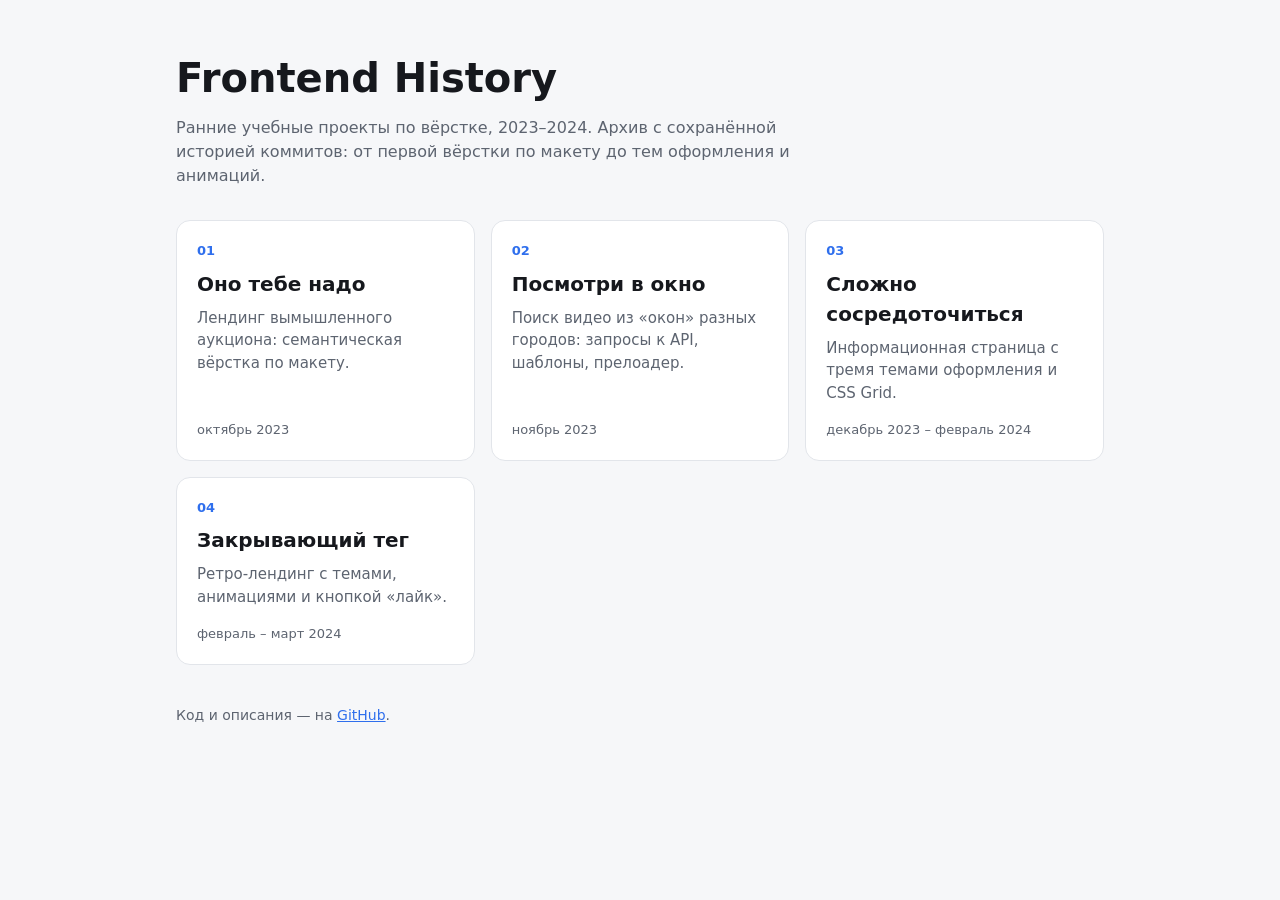
<file: index.html>
<!doctype html>
<html lang="ru">
<head>
  <meta charset="utf-8">
  <meta name="viewport" content="width=device-width, initial-scale=1">
  <title>Frontend History</title>
  <meta name="description" content="Архив ранних учебных лендингов с живыми демо">
  <style>
    :root {
      color-scheme: light dark;
      --bg: #f6f7f9; --card: #fff; --text: #16181d; --muted: #5d6470; --accent: #2f6fed; --border: #e2e5ea;
    }
    @media (prefers-color-scheme: dark) {
      :root { --bg: #14161a; --card: #1d2026; --text: #eceef2; --muted: #9aa1ad; --accent: #6b9bff; --border: #2b2f37; }
    }
    * { box-sizing: border-box; }
    body { margin: 0; background: var(--bg); color: var(--text); font: 16px/1.5 system-ui, -apple-system, "Segoe UI", Roboto, sans-serif; }
    main { max-width: 960px; margin: 0 auto; padding: 48px 16px 64px; }
    h1 { margin: 0 0 8px; font-size: clamp(28px, 5vw, 40px); }
    .lead { margin: 0 0 32px; color: var(--muted); max-width: 640px; }
    .grid { display: grid; gap: 16px; grid-template-columns: repeat(auto-fill, minmax(260px, 1fr)); }
    .card { display: flex; flex-direction: column; gap: 8px; padding: 20px; background: var(--card); border: 1px solid var(--border); border-radius: 14px; text-decoration: none; color: inherit; transition: transform .15s, border-color .15s; }
    .card:hover, .card:focus-visible { transform: translateY(-2px); border-color: var(--accent); outline: none; }
    .num { font-size: 13px; font-weight: 600; color: var(--accent); }
    .card h2 { margin: 0; font-size: 20px; }
    .card p { margin: 0; color: var(--muted); font-size: 15px; }
    .period { margin-top: auto; padding-top: 8px; font-size: 13px; color: var(--muted); }
    footer { margin-top: 40px; color: var(--muted); font-size: 14px; }
    footer a { color: var(--accent); }
  </style>
</head>
<body>
  <main>
    <h1>Frontend History</h1>
    <p class="lead">Ранние учебные проекты по вёрстке, 2023–2024. Архив с сохранённой историей коммитов: от первой вёрстки по макету до тем оформления и анимаций.</p>

    <div class="grid">
      <a class="card" href="01-ono-tebe-nado/">
        <span class="num">01</span>
        <h2>Оно тебе надо</h2>
        <p>Лендинг вымышленного аукциона: семантическая вёрстка по макету.</p>
        <span class="period">октябрь 2023</span>
      </a>
      <a class="card" href="02-posmotri-v-okno/">
        <span class="num">02</span>
        <h2>Посмотри в окно</h2>
        <p>Поиск видео из «окон» разных городов: запросы к API, шаблоны, прелоадер.</p>
        <span class="period">ноябрь 2023</span>
      </a>
      <a class="card" href="03-slozhno-sosredotochitsya/">
        <span class="num">03</span>
        <h2>Сложно сосредоточиться</h2>
        <p>Информационная страница с тремя темами оформления и CSS Grid.</p>
        <span class="period">декабрь 2023 – февраль 2024</span>
      </a>
      <a class="card" href="04-zakryvayushchiy-teg/">
        <span class="num">04</span>
        <h2>Закрывающий тег</h2>
        <p>Ретро-лендинг с темами, анимациями и кнопкой «лайк».</p>
        <span class="period">февраль – март 2024</span>
      </a>
    </div>

    <footer>
      Код и описания — на <a href="https://github.com/neverweakness/frontend-history">GitHub</a>.
    </footer>
  </main>
</body>
</html>
</file>
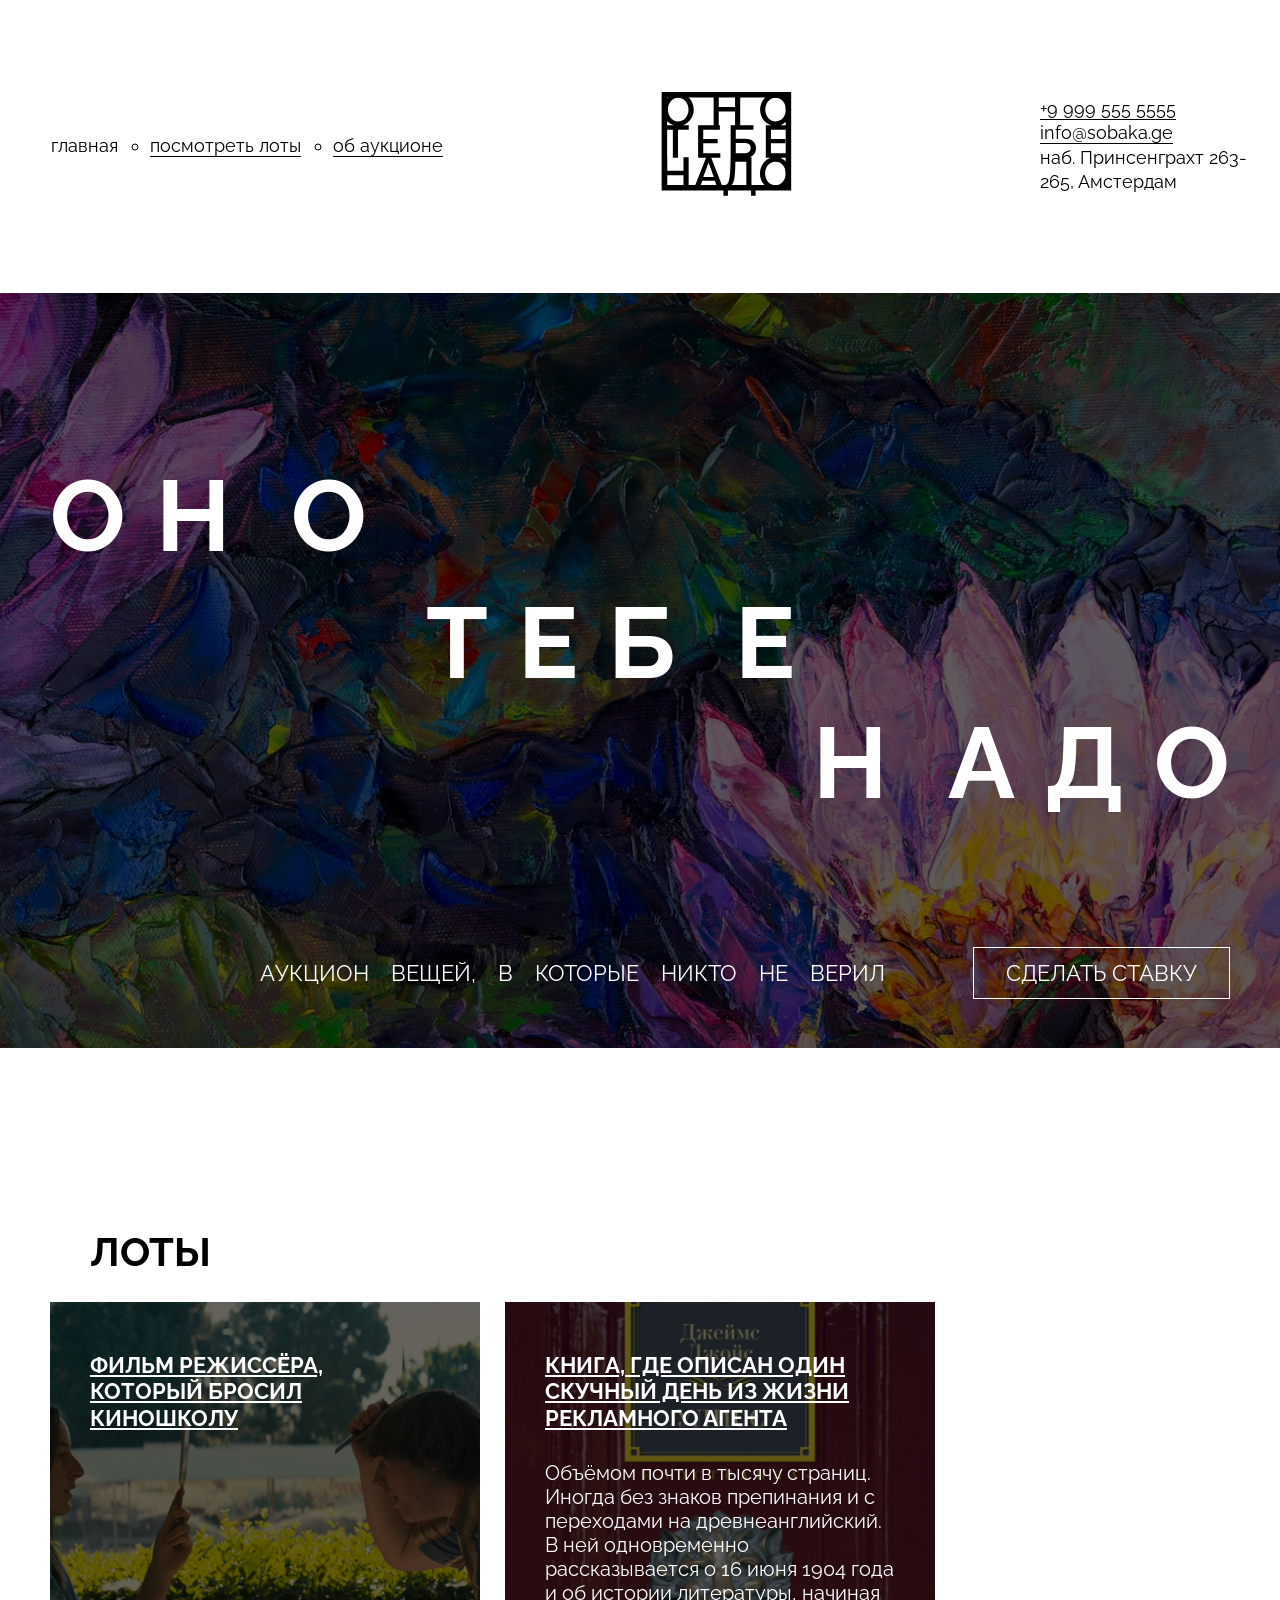
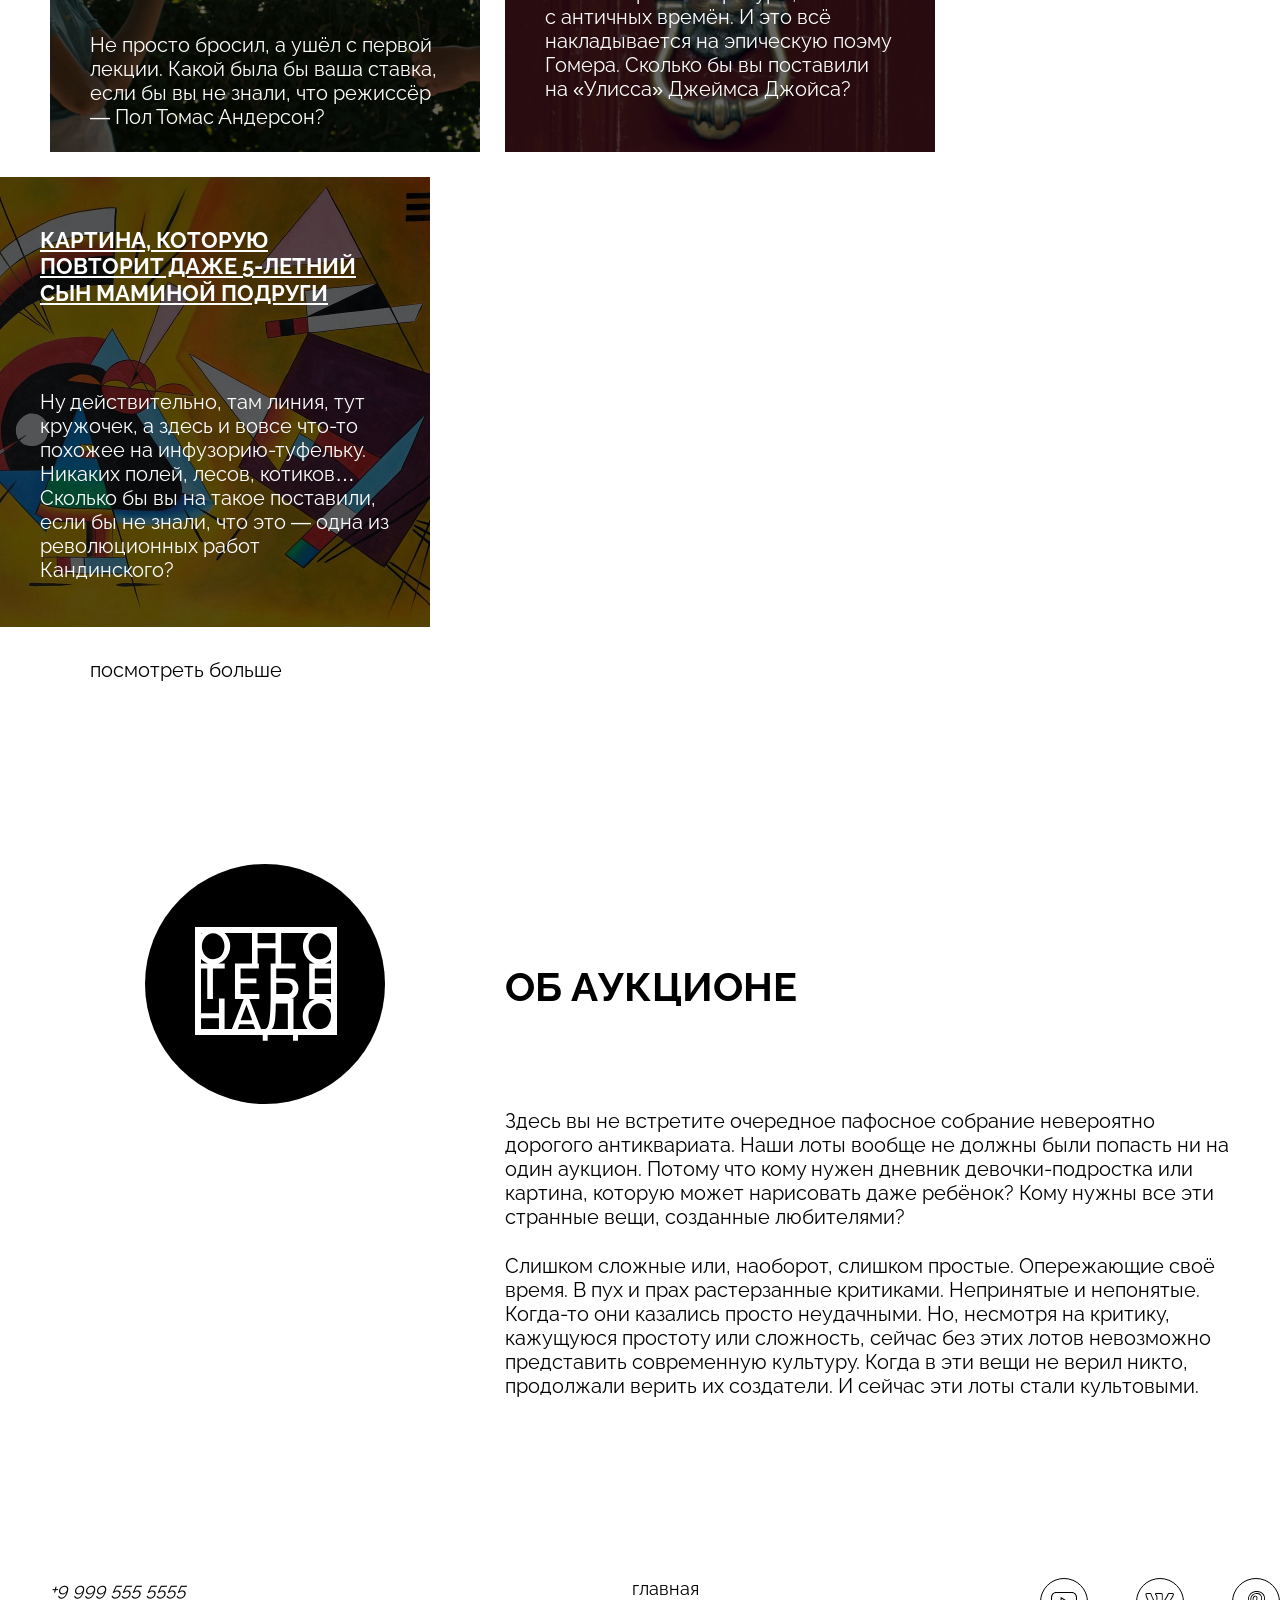
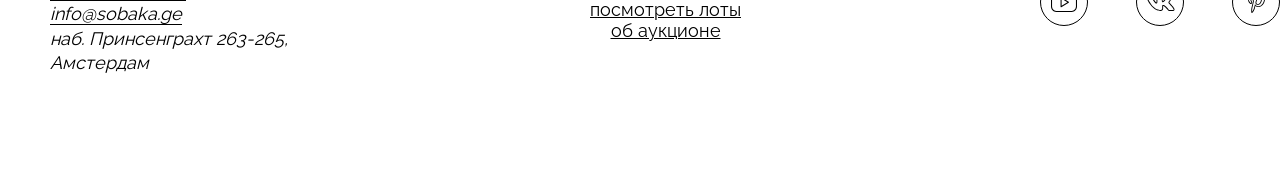
<file: 01-ono-tebe-nado/index.html>
<!DOCTYPE html>
<html lang="ru">
  <head>
    <meta charset="UTF-8" />
    <meta http-equiv="X-UA-Compatible" content="IE=edge" />
    <meta name="viewport" content="width=device-width, initial-scale=1.0" />
    <title>Оно тебе надо — аукцион вещей, в которые никто не верил</title>
    <link rel="stylesheet" href="./fonts/fonts.css" />
    <link rel="stylesheet" href="./styles/global.css" />
    <link rel="stylesheet" href="./styles/style.css" />
  </head>
  <body>
    <!-- Шапка сайта -->
    <header class="header">
      <!-- Навигация в шапке -->
      <nav class="nav-header">
        <ul class="nav-list">
          <li class="nav-list-item header__links-list-item_no-bullit">
            <a class="header__link_active" href="#0">главная</a>
          </li>
          <li class="nav-list-item">
            <a class="border-bottom" href="#lots">посмотреть лоты</a>
          </li>
          <li class="nav-list-item">
            <a class="border-bottom" href="#about">об аукционе</a>
          </li>
        </ul>
      </nav>
      <!-- Логотип шапки -->
      <div class="header__logo">
        <a href="#0">
          <img
            src="./images/logo-black.svg"
            class="header__logo-image"
            alt="Оно тебе надо"
          />
        </a>
      </div>
      <!-- Контакты шапки -->
      <address class="contacts">
        <a class="contacts__item" href="tel:+99995555555">+9 999 555 5555</a>
        <a class="contacts__item" href="mailto:info@sobaka.ge"
          >info@sobaka.ge</a
        >
        <p class="address">наб. Принсенграхт 263-265, Амстердам</p>
      </address>
    </header>
    <!-- Основной контент страницы -->
    <main>
      <section class="cover overlay">
        <h1 class="cover__title">
          <span class="aligned-text line-height-default">
            <span>о</span><span class="letter-spacing-extended">но</span>
          </span>
          <span class="aligned-text_center">
            <span>те</span><span class="letter-spacing-extended">бе</span></span
          >
          <span class="aligned-text_right cover__third_item">
            <span class="letter-spacing-extended">н</span><span>ад</span><span class="letter-spacing-unique">о</span>
          </span>
        </h1>
      <div class="cover__description">
        <div class="cover__description-item">
          <p class="cover__description-text">Аукцион вещей, в которые никто не верил</p>
        </div>
        <button class="bet-button">сделать ставку</button>
      </div>
    </section>
    <!-- Лоты -->
    <section class="lots">
      <h2 class="lots__heading" id="lots">лоты</h2>
        <ul class="lots__card-list">
          <li class="lot__item lot__item--first lot-first__background overlay">
            <a class="card-link" href="0">
              <article class="card">
                <h3 class="card__title">Фильм режиссёра, который бросил киношколу</h3>
                  <p class="card__text">
                    Не просто бросил, a ушёл c первой лекции. Какой была бы ваша ставка,
                    если бы вы не знали, что режиссёр — Пол Томас Андерсон?
                  </p>
              </article>
            </a>
          </li>
        <li class="lot__item lot-second__background overlay">
          <a class="card-link" href="0">
            <article class="card">
              <h3 class="card__title">
                Книга, где описан один скучный день из жизни рекламного агента
              </h3>
              <p class="card__text padding_card-2">
                Объёмом почти в тысячу страниц. Иногда без знаков препинания и с
                переходами на древнеанглийский. В ней одновременно рассказывается о
                16 июня 1904 года и об истории литературы, начиная с античных
                времён. И это всё накладывается на эпическую поэму Гомера. Сколько
                бы вы поставили на «Улисса» Джеймса Джойса?
              </p>
            </article>
          </a>
        </li>
        
        <li class="lot__item lot-third__background overlay">
          <a class="card-link" href="0">
            <article class="card">
              <h3 class="card__title">
                Картина, которую повторит даже 5-летний сын маминой подруги
              </h3>
              <p class="card__text padding_card-3">
                Ну действительно, там линия, тут кружочек, а здесь и вовсе что-то
                похожее на инфузорию-туфельку. Никаких полей, лесов, котиков…
                Сколько бы вы на такое поставили, если бы не знали, что это — одна
                из революционных работ Кандинского?
              </p>
            </article>
          </a>
        </li>
        
      </ul>
      <a href="#0" class="lots__look-more-link">посмотреть больше</a>
    </section>
    <!-- Об аукционе -->
    <section class="about">
      <div class="about__header">
        <div class="about__logo">
          <img
            src="./images/logo-white.svg"
            alt="Оно тебе надо"
            class="about__logo-image"
          />
        </div>
        <h2 class="about__title" id="about">Об аукционе</h2>
      </div>
      <div class="about__item">
        <p class="about__text">
          Здесь вы не встретите очередное пафосное собрание невероятно дорогого
          антиквариата. Наши лоты вообще не должны были попасть ни на один
          аукцион. Потому что кому нужен дневник девочки-подростка или картина,
          которую может нарисовать даже ребёнок? Кому нужны все эти странные
          вещи, созданные любителями?
        </p>
        <p class="about__text">
          Слишком сложные или, наоборот, слишком простые. Опережающие своё
          время. В пух и прах растерзанные критиками. Непринятые и непонятые.
          Когда-то они казались просто неудачными. Но, несмотря на критику,
          кажущуюся простоту или сложность, сейчас без этих лотов невозможно
          представить современную культуру. Когда в эти вещи не верил никто,
          продолжали верить их создатели. И сейчас эти лоты стали культовыми.
        </p>
      </div>
    </section>
  </main>
    <!-- Подвал -->
    <footer class="footer">
      <address class="footer-contacts">
        <a class="contacts__item" href="tel:+99995555555">+9 999 555 5555</a>
        <a class="contacts__item" href="mailto:info@sobaka.ge"
          >info@sobaka.ge</a
        >
        <p class="address">наб. Принсенграхт 263-265, Амстердам</p>
      </address>
      <nav class="footer__menu">
        <ul class="nav-list footer__menu-list">
          <li class="nav-list-item">
            <a class="header__link_active" href="#0">главная</a>
          </li>
          <li>
            <a href="#lots">посмотреть лоты</a>
          </li>
          <li>
            <a href="#about">об аукционе</a>
          </li>
        </ul>
      </nav>
      <div class="footer__social-list">
        <a href="https://www.youtube.com/?hl=RU"
          ><img src="./images/yt.svg" alt="logo youtube"
        /></a>
        <a href="https://vk.com/feed"
          ><img src="./images/vk.svg" alt="logo vk"
        /></a>
        <a href="https://ru.pinterest.com/"
          ><img src="./images/pinterest.svg" alt="logo pinterest"
        /></a>
      </div>
    </footer>
  </body>
</html>
</file>
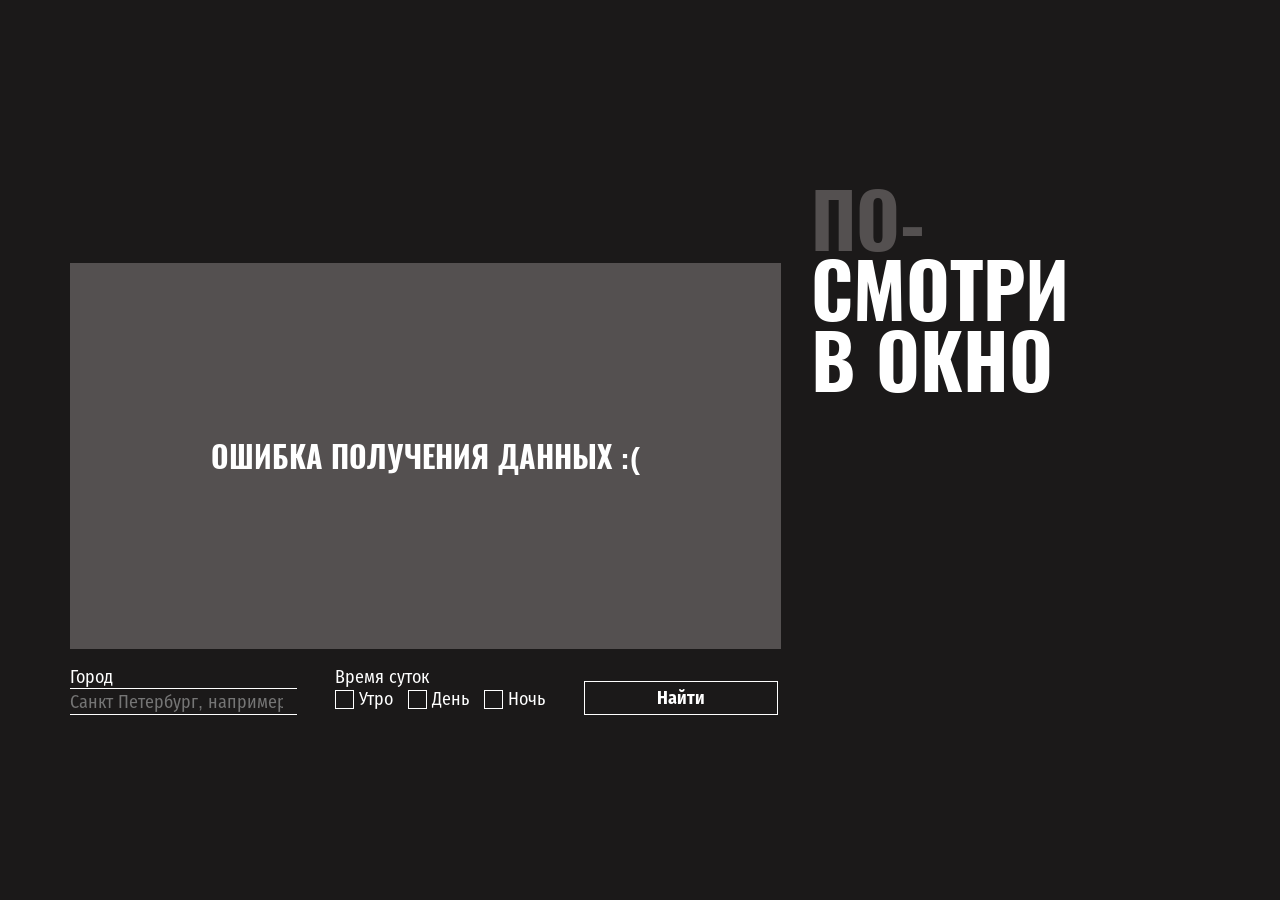
<file: 02-posmotri-v-okno/index.html>
<!DOCTYPE html>
<html lang="ru">
  <head>
    <meta charset="UTF-8" />
    <meta http-equiv="X-UA-Compatible" content="IE=edge" />
    <meta name="viewport" content="width=device-width, initial-scale=1.0" />
    <title>Посмотри в окно</title>
    <link rel="stylesheet" href="./fonts/fonts.css" />
    <link rel="stylesheet" href="./styles/style.css" />
    <link rel="stylesheet" href="./styles/preloader.css" />
    <link rel="stylesheet" href="./styles/error.css" />
  </head>
  <body class="page">
    <main class="content">
      <section class="result">
        <div class="result__video-container">
          <video src="" controls class="result__video" poster=""></video>
        </div>
        <form class="search-form">
          <fieldset class="search-form__fieldset">
            <h2 class="search-form__fieldset-title">Город</h2>
            <label class="search-form__label">
              <span class="search-form__label-text visually-hidden">Город</span>
              <input
                type="text"
                placeholder="Санкт Петербург, например"
                name="city"
                class="search-form__textfield"
              />
            </label>
          </fieldset>
          <fieldset class="search-form__fieldset">
            <h2 class="search-form__fieldset-title">Время суток</h2>
            <div class="search-form__checkbox-list">
              <label class="search-form__label">
                <input
                  type="checkbox"
                  name="time"
                  value="morning"
                  class="search-form__checkbox visually-hidden"
                />
                <span class="search-form__pseudo-checkbox"></span>
                <span class="search-form__label-text">Утро</span>
              </label>
              <label class="search-form__label">
                <input
                  type="checkbox"
                  name="time"
                  value="afternoon"
                  class="search-form__checkbox visually-hidden"
                />
                <span class="search-form__pseudo-checkbox"></span>
                <span class="search-form__label-text">День</span>
              </label>
              <label class="search-form__label">
                <input
                  type="checkbox"
                  name="time"
                  value="night"
                  class="search-form__checkbox visually-hidden"
                />
                <span class="search-form__pseudo-checkbox"></span>
                <span class="search-form__label-text">Ночь</span>
              </label>
            </div>
          </fieldset>
          <button type="submit" class="button search-form__submit-button">
            Найти
          </button>
        </form>
      </section>
      <section class="content__details">
        <h1 class="title">
          <span class="content__accent">По-</span><br />смотри<br />в окно
        </h1>
        <ul class="content__list">
          <!-- ЗДЕСЬ ОКАЖУТСЯ ТЕМПЛЕЙТЫ КАРТОЧЕК -->
        </ul>
      </section>
    </main>

    <!-- ТЕМПЛЕЙТЫ -->

    <template class="preloader-template">
      <div class="preloader">
        <div class="preloader-chasing-squares">
          <div class="square"></div>
          <div class="square"></div>
          <div class="square"></div>
          <div class="square"></div>
        </div>
      </div>
    </template>

    <template class="cards-list-item-template">
      <li class="content__list-item">
        <a href="#0" class="content__card-link">
          <article class="content__video-card">
            <div class="content__video-card-description-container">
              <h2 class="content__video-card-title"></h2>
              <p class="content__video-card-description"></p>
            </div>
            <img src="" alt="" class="content__video-card-thumbnail" />
          </article>
        </a>
      </li>
    </template>
    <template class="more-button-template">
      <li><button class="button more-button">Показать еще</button></li>
    </template>

    <template class="error-template">
      <div class="error">
        <h2 class="error__title"></h2>
      </div>
    </template>
    <script src="./scripts/script.js"></script>
  </body>
</html>
</file>
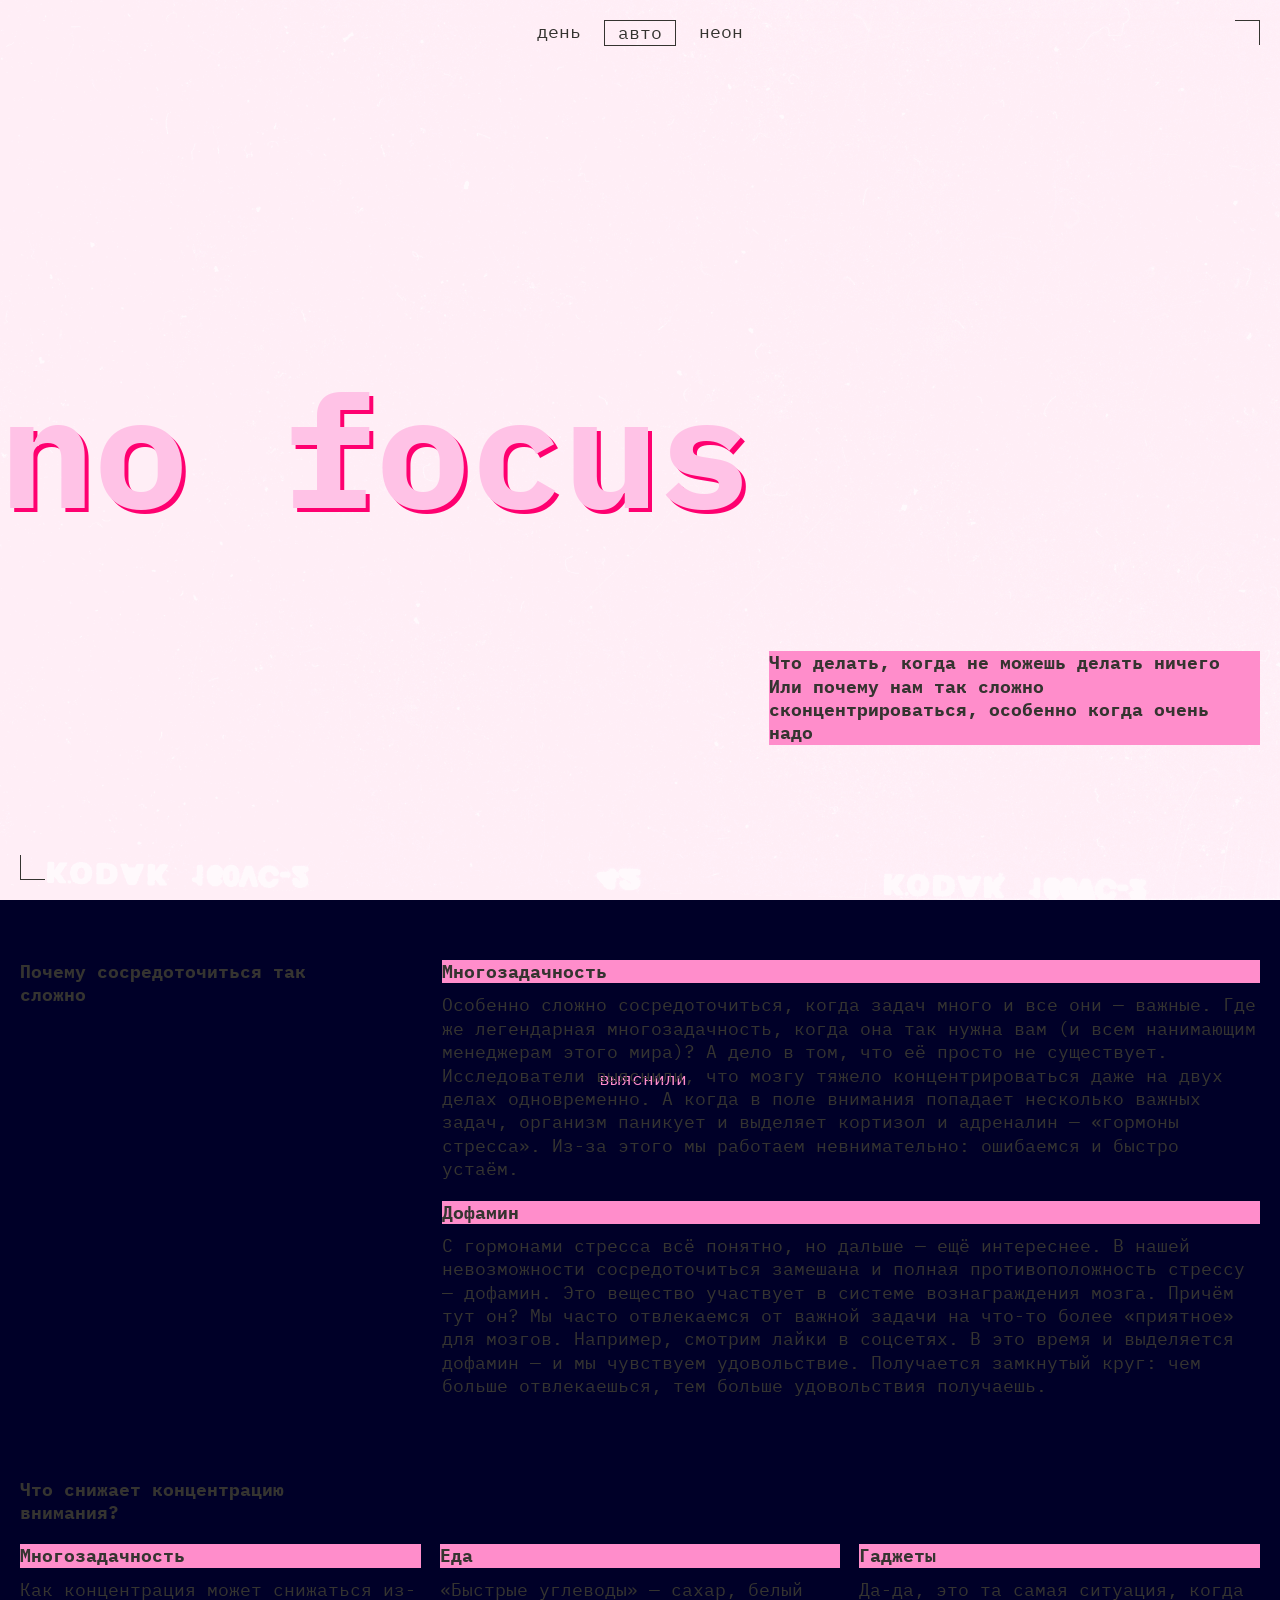
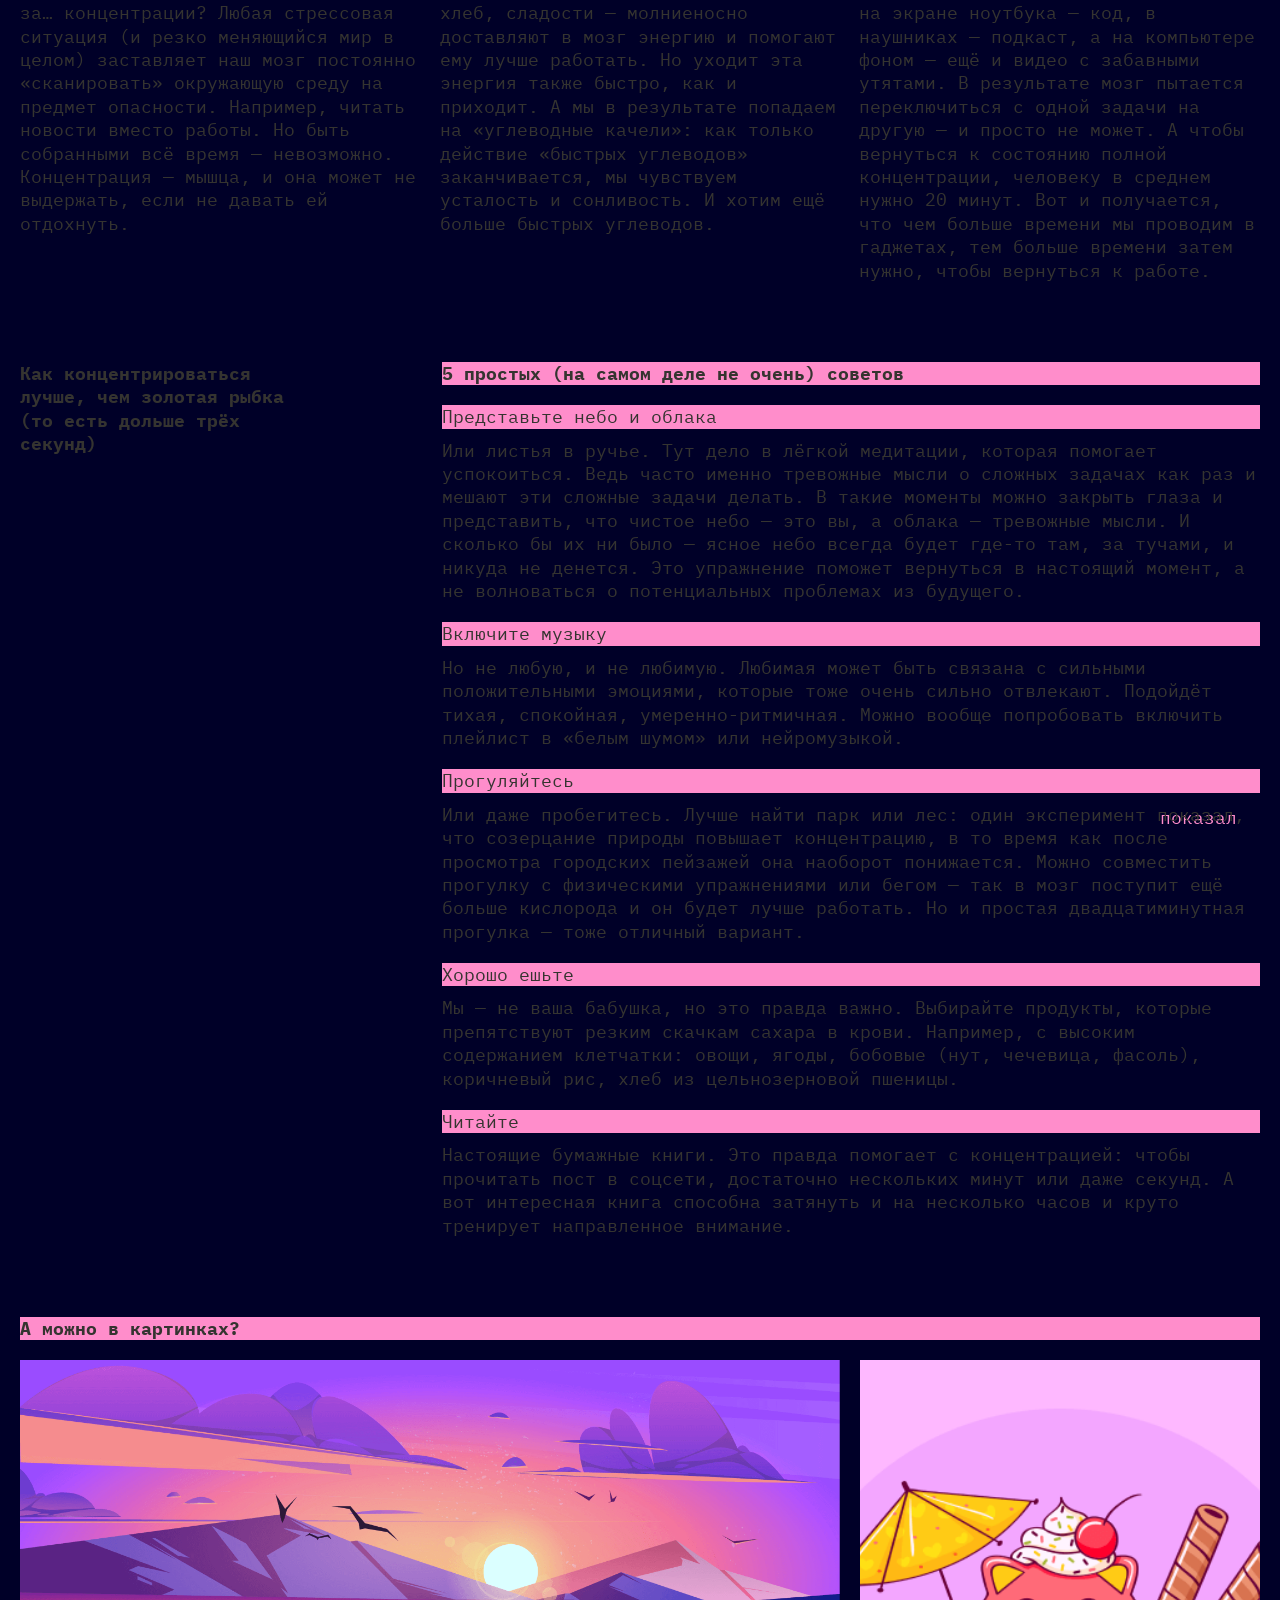
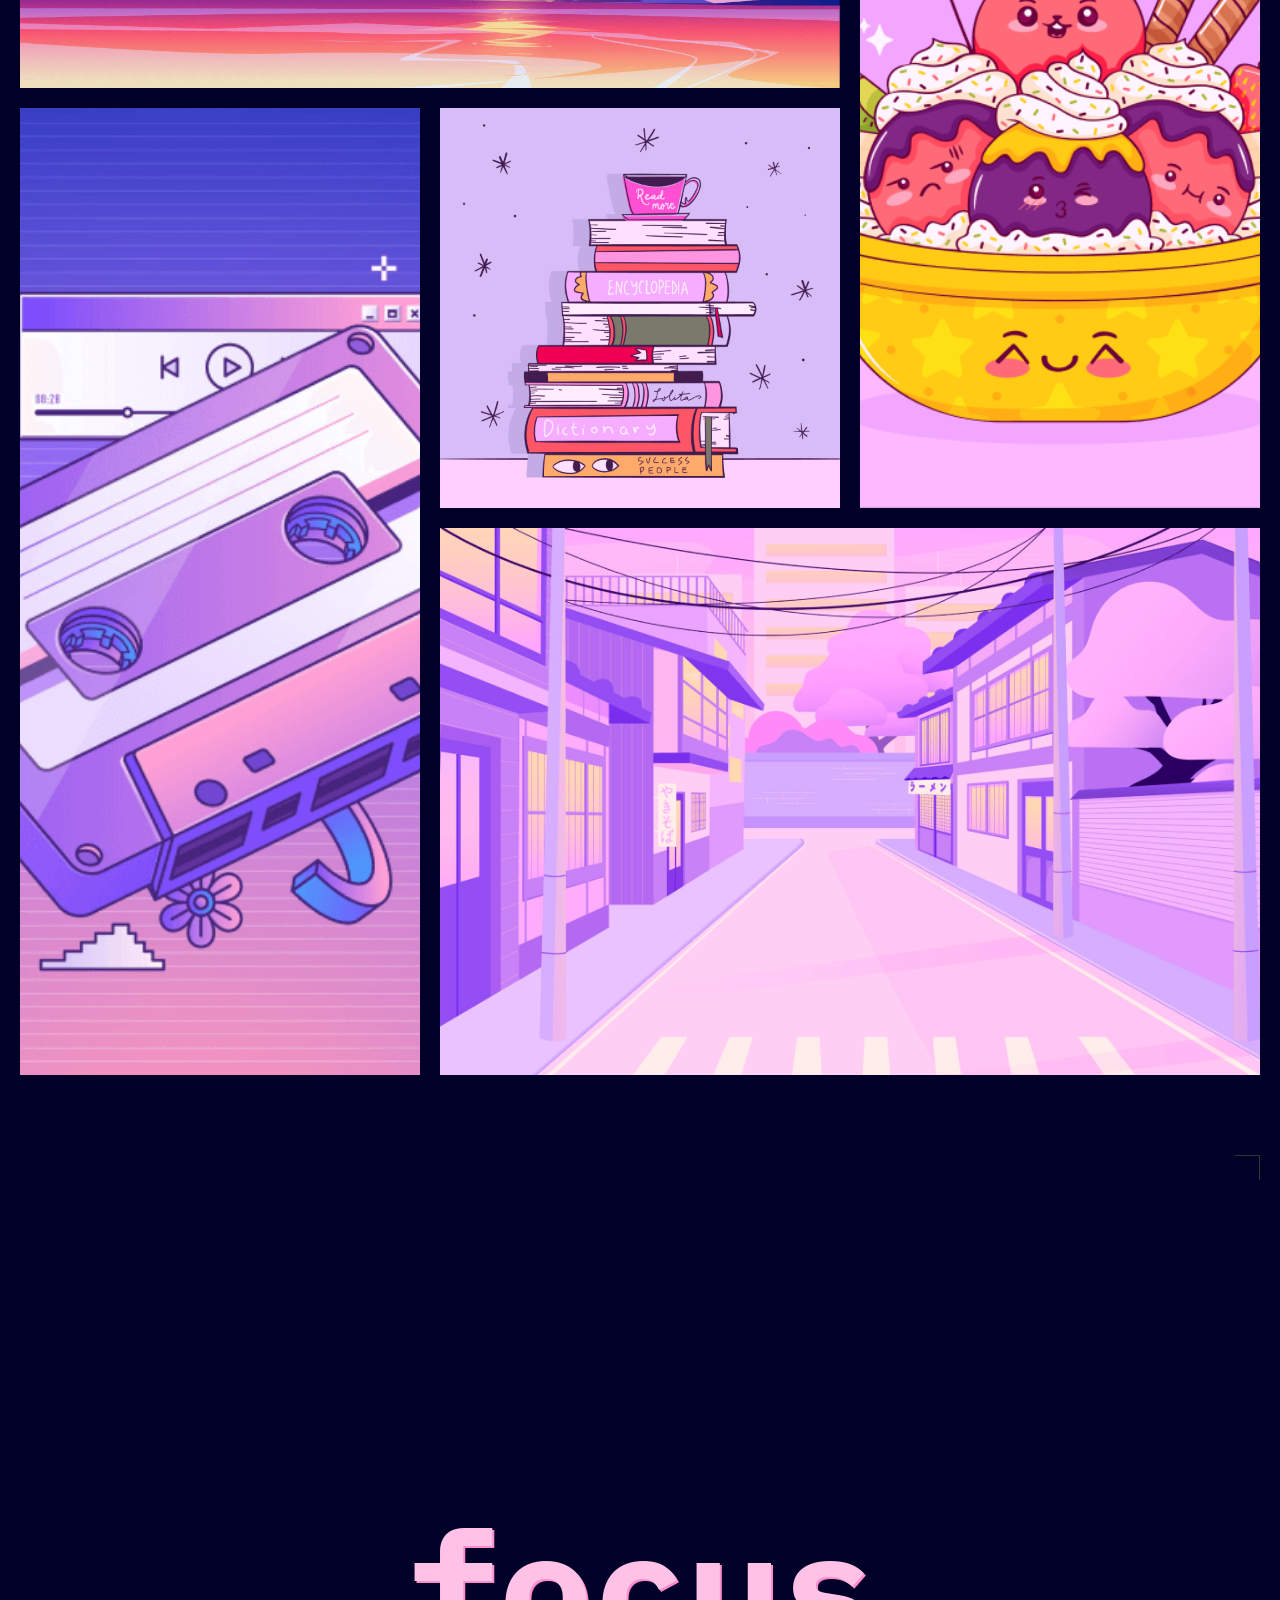
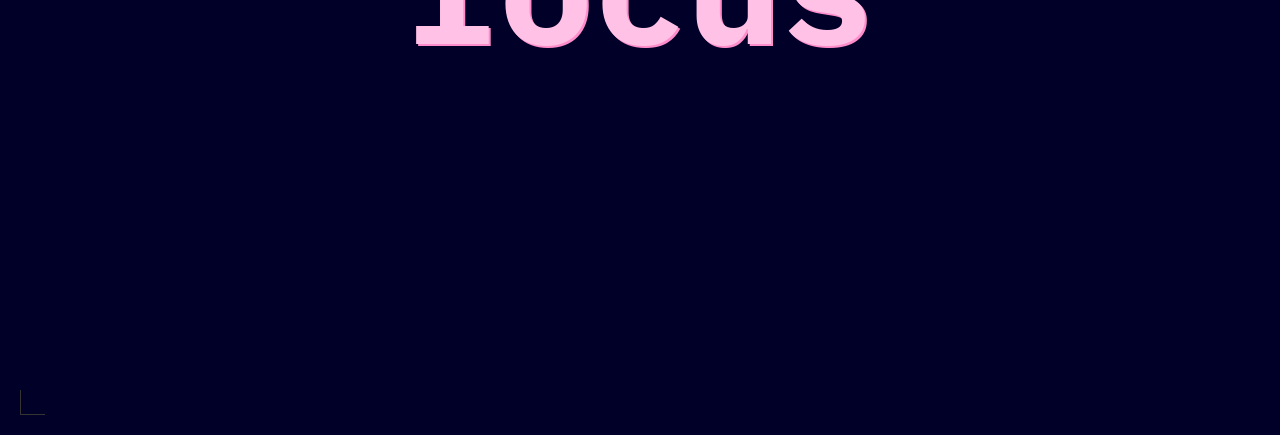
<file: 03-slozhno-sosredotochitsya/index.html>
<!DOCTYPE html>
<html lang="ru">
  <head>
    <meta charset="UTF-8">
    <meta http-equiv="X-UA-Compatible" content="IE=edge">
    <meta name="viewport" content="width=device-width, initial-scale=1.0">
    <title>Сложно сосредоточиться</title>
    <link rel="icon" href="./images/favicon.svg">
    <link rel="apple-touch-icon" href="./images/mobile-icon.png">
    <link rel="stylesheet" href="./fonts/fonts.css">
    <link rel="stylesheet" href="./styles/globals.css">
    <link rel="stylesheet" href="./styles/variables.css">
    <link rel="stylesheet" href="./styles/style.css">
    <link rel="stylesheet" href="./styles/dark.css">
    <link rel="stylesheet" href="./styles/light.css">
    <meta name="color-scheme" content="dark light">
  </head>
  <body class="page">
    <header class="header decorated-zone">
      <span class="header__rec" aria-hidden="true">rec</span>
      <nav class="header__theme-menu">
        <ul class="header__theme-menu-list">
          <li class="header__theme-menu-item">
            <button
              class="header__theme-menu-button header__theme-menu-button_type_light"
            >
              День
            </button>
          </li>
          <li class="header__theme-menu-item">
            <button
              class="header__theme-menu-button header__theme-menu-button_active header__theme-menu-button_type_auto"
              disabled
            >
              Авто
            </button>
          </li>
          <li class="header__theme-menu-item">
            <button
              class="header__theme-menu-button header__theme-menu-button_type_dark"
            >
              Неон
            </button>
          </li>
        </ul>
      </nav>
      <h1 class="header-section">
        no focus
      </h1>
      <div class="container">
      <p class="header-info">Что делать, когда не можешь делать ничего 
Или почему нам так сложно сконцентрироваться, особенно когда очень надо</p>
      </div>
    </header>
    <main class="main">
      <section class="section-card">
          <h2 class="card-title">Почему сосредоточиться так сложно</h2>
          <div class="section__article-list">
        <article>
          <h3 class="card-subtitle">Многозадачность</h3>
          <p class="card-text">
            Особенно сложно сосредоточиться, когда задач много и все они —
            важные. Где же легендарная многозадачность, когда она так нужна вам
            (и всем нанимающим менеджерам этого мира)? А дело в том, что её
            просто не существует. Исследователи 
            <a 
            href="https://dana.org/article/multicosts-of-multitasking/"
            class="card--article-link"
            target="_blank">
            выяснили</a>, что мозгу тяжело
            концентрироваться даже на двух делах одновременно. А когда в поле
            внимания попадает несколько важных задач, организм паникует и
            выделяет кортизол и адреналин — «гормоны стресса». Из-за этого мы
            работаем невнимательно: ошибаемся и быстро устаём.
          </p>
          </article>
          <article>
          <h3 class="card-subtitle">Дофамин</h3>
          <p class="card-text">
            С гормонами стресса всё понятно, но дальше — ещё интереснее. В нашей
            невозможности сосредоточиться замешана и полная противоположность
            стрессу — дофамин. Это вещество участвует в системе вознаграждения
            мозга. Причём тут он? Мы часто отвлекаемся от важной задачи на
            что-то более «приятное» для мозгов. Например, смотрим лайки в
            соцсетях. В это время и выделяется дофамин — и мы чувствуем
            удовольствие. Получается замкнутый круг: чем больше отвлекаешься,
            тем больше удовольствия получаешь.
          </p>
        </article>
      </div>
</section>
      <section class="section-card">
        <h2 class="card-title">Что снижает концентрацию внимания?</h2>
        <div class="section__article-list">
        <article>
        <h3 class="card-subtitle">Многозадачность</h3>
        <p class="card-text">Как концентрация может снижаться из-за… концентрации? Любая стрессовая ситуация (и резко меняющийся мир в целом) заставляет наш мозг постоянно «сканировать» окружающую среду на предмет опасности. Например, читать новости вместо работы. Но быть собранными всё время — невозможно. Концентрация — мышца, и она может не выдержать, если не давать ей отдохнуть.</p>
        </article>
        <article>
        <h3 class="card-subtitle">Еда</h3>
        <p class="card-text">«Быстрые углеводы» — сахар, белый хлеб, сладости — молниеносно доставляют в мозг энергию и помогают ему лучше работать. Но уходит эта энергия также быстро, как и приходит. А мы в результате попадаем на «углеводные качели»: как только действие «быстрых углеводов» заканчивается, мы чувствуем усталость и сонливость. И хотим ещё больше быстрых углеводов.</p>
        </article>  
        <article>
        <h3 class="card-subtitle">Гаджеты</h3>
        <p class="card-text">Да-да, это та самая ситуация, когда на экране ноутбука — код, в наушниках — подкаст, а на компьютере фоном — ещё и видео с забавными утятами. В результате мозг пытается переключиться с одной задачи на другую — и просто не может. А чтобы вернуться к состоянию полной концентрации, человеку в среднем нужно 20 минут. Вот и получается, что чем больше времени мы проводим в гаджетах, тем больше времени затем нужно, чтобы вернуться к работе.</p>
        </article>
      </div>
      </section>
        <section class="section-card">
        <h2 class="card-title">Как концентрироваться лучше, чем золотая рыбка (то есть дольше трёх секунд)</h2>
        <div class="section__article-list">
        <h3 class="card-subhead">5 простых (на самом деле не очень) советов</h3>
        <article>
        <h4 class="card-subtitle">Представьте небо и облака</h4>
        <p class="card-text">Или листья в ручье. Тут дело в лёгкой медитации, которая помогает успокоиться. Ведь часто именно тревожные мысли о сложных задачах как раз и мешают эти сложные задачи делать. В такие моменты можно закрыть глаза и представить, что чистое небо — это вы, а облака — тревожные мысли. И сколько бы их ни было — ясное небо всегда будет где-то там, за тучами, и никуда не денется. Это упражнение поможет вернуться в настоящий момент, а не волноваться о потенциальных проблемах из будущего.</p>
        </article>
        <article>
        <h4 class="card-subtitle">Включите музыку</h4>
        <p class="card-text">Но не любую, и не любимую. Любимая может быть связана с сильными положительными эмоциями, которые тоже очень сильно отвлекают. Подойдёт тихая, спокойная, умеренно-ритмичная. Можно вообще попробовать включить плейлист в «белым шумом» или нейромузыкой.</p>
        </article>
        <article>
        <h4 class="card-subtitle">Прогуляйтесь</h4>
        <p class="card-text">Или даже пробегитесь. Лучше найти парк или лес: один эксперимент <a 
          href="https://www.sciencedirect.com/science/article/abs/pii/S0272494415000328"
          class="card--article-link"
          target="_blank">
          показал</a>, что созерцание природы повышает концентрацию, в то время как после просмотра городских пейзажей она наоборот понижается. Можно совместить прогулку с физическими упражнениями или бегом — так в мозг поступит ещё больше кислорода и он будет лучше работать. Но и простая двадцатиминутная прогулка — тоже отличный вариант.</p>
        </article>
        <article>
        <h4 class="card-subtitle">Хорошо ешьте</h4>
        <p class="card-text">Мы — не ваша бабушка, но это правда важно. Выбирайте продукты, которые препятствуют резким скачкам сахара в крови. Например, с высоким содержанием клетчатки: овощи, ягоды, бобовые (нут, чечевица, фасоль), коричневый рис, хлеб из цельнозерновой пшеницы.</p>
        </article>
        <article>
        <h4 class="card-subtitle">Читайте</h4>
        <p class="card-text">Настоящие бумажные книги. Это правда помогает с концентрацией: чтобы прочитать пост в соцсети, достаточно нескольких минут или даже секунд. А вот интересная книга способна затянуть и на несколько часов и круто тренирует направленное внимание.</p>
        </article>
      </div>
      </section>
      <section class="gallery">
        <div class="container-title">
        <h2 class="gallery-title">А можно в картинках?</h2>
        </div>
        <div class="gallery-section">
          <img class="section__image" loading="lazy" src="./images/sunset.png" alt="Закат">
          <img class="section__image" loading="lazy" src="./images/ice-cream.png" alt="Мороженое">
          <img class="section__image" loading="lazy" src="./images/tape.png" alt="Кассета">
          <img class="section__image" loading="lazy" src="./images/books.png" alt="Книги">
          <img class="section__image" loading="lazy" src="./images/street.png" alt="Улица">
        </div>
      </section>
    </main>
    <footer class="footer decorated-zone">
      <h2 class="footer__title">focus</h2>
    </footer>
    <script src="./scripts/script.js"></script>
  </body>
</html>
</file>
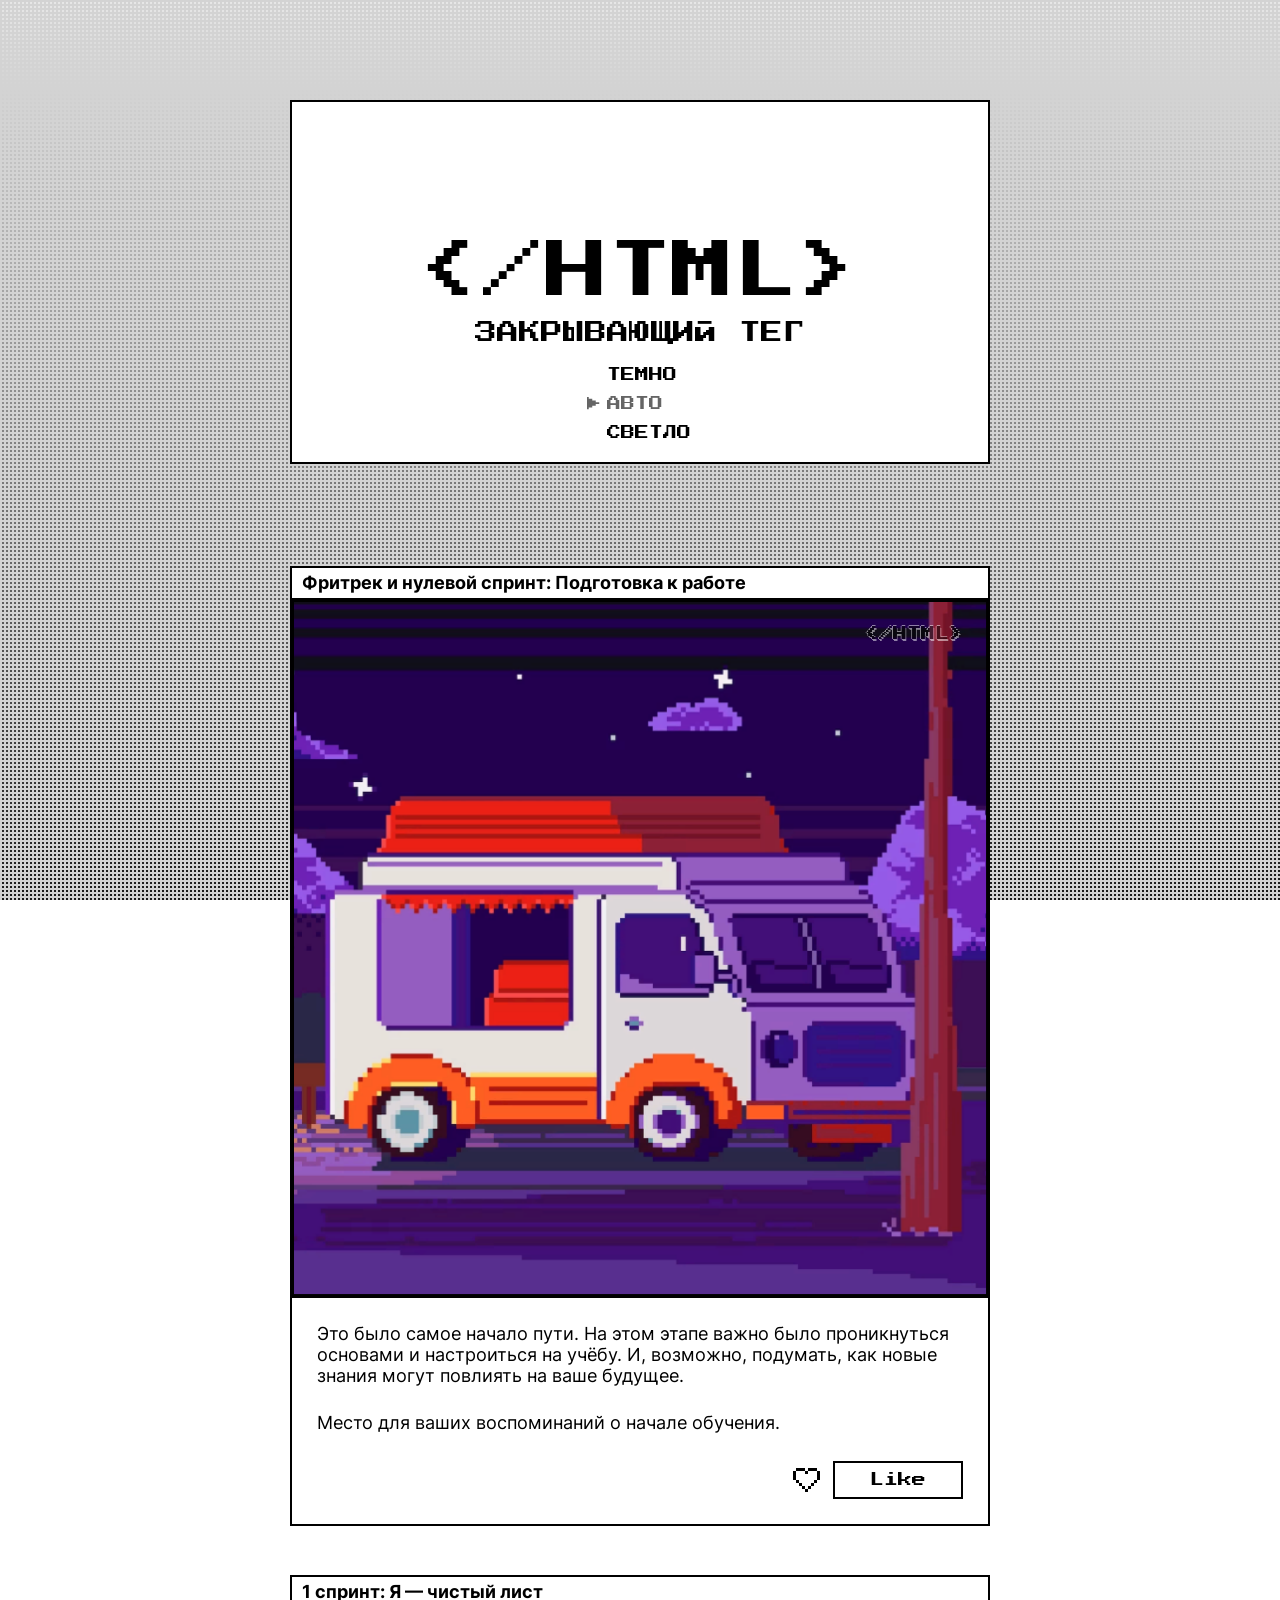
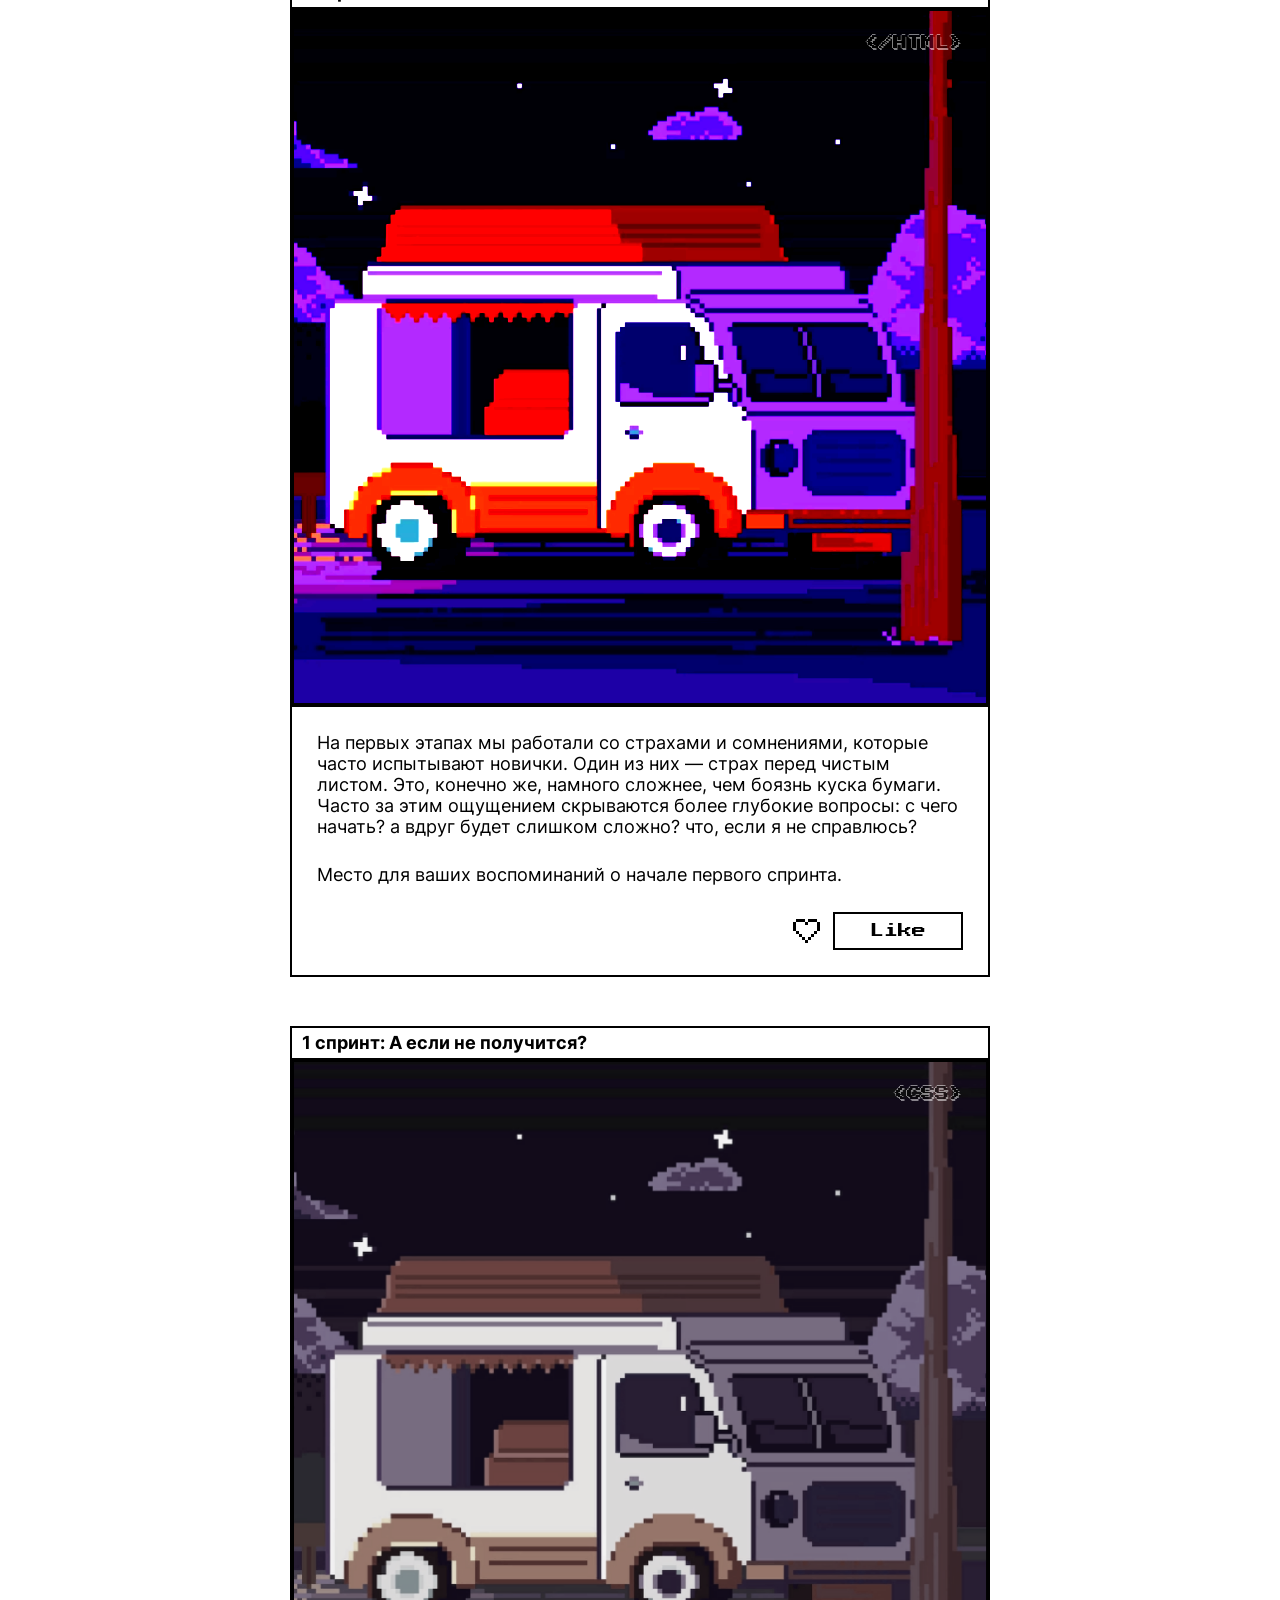
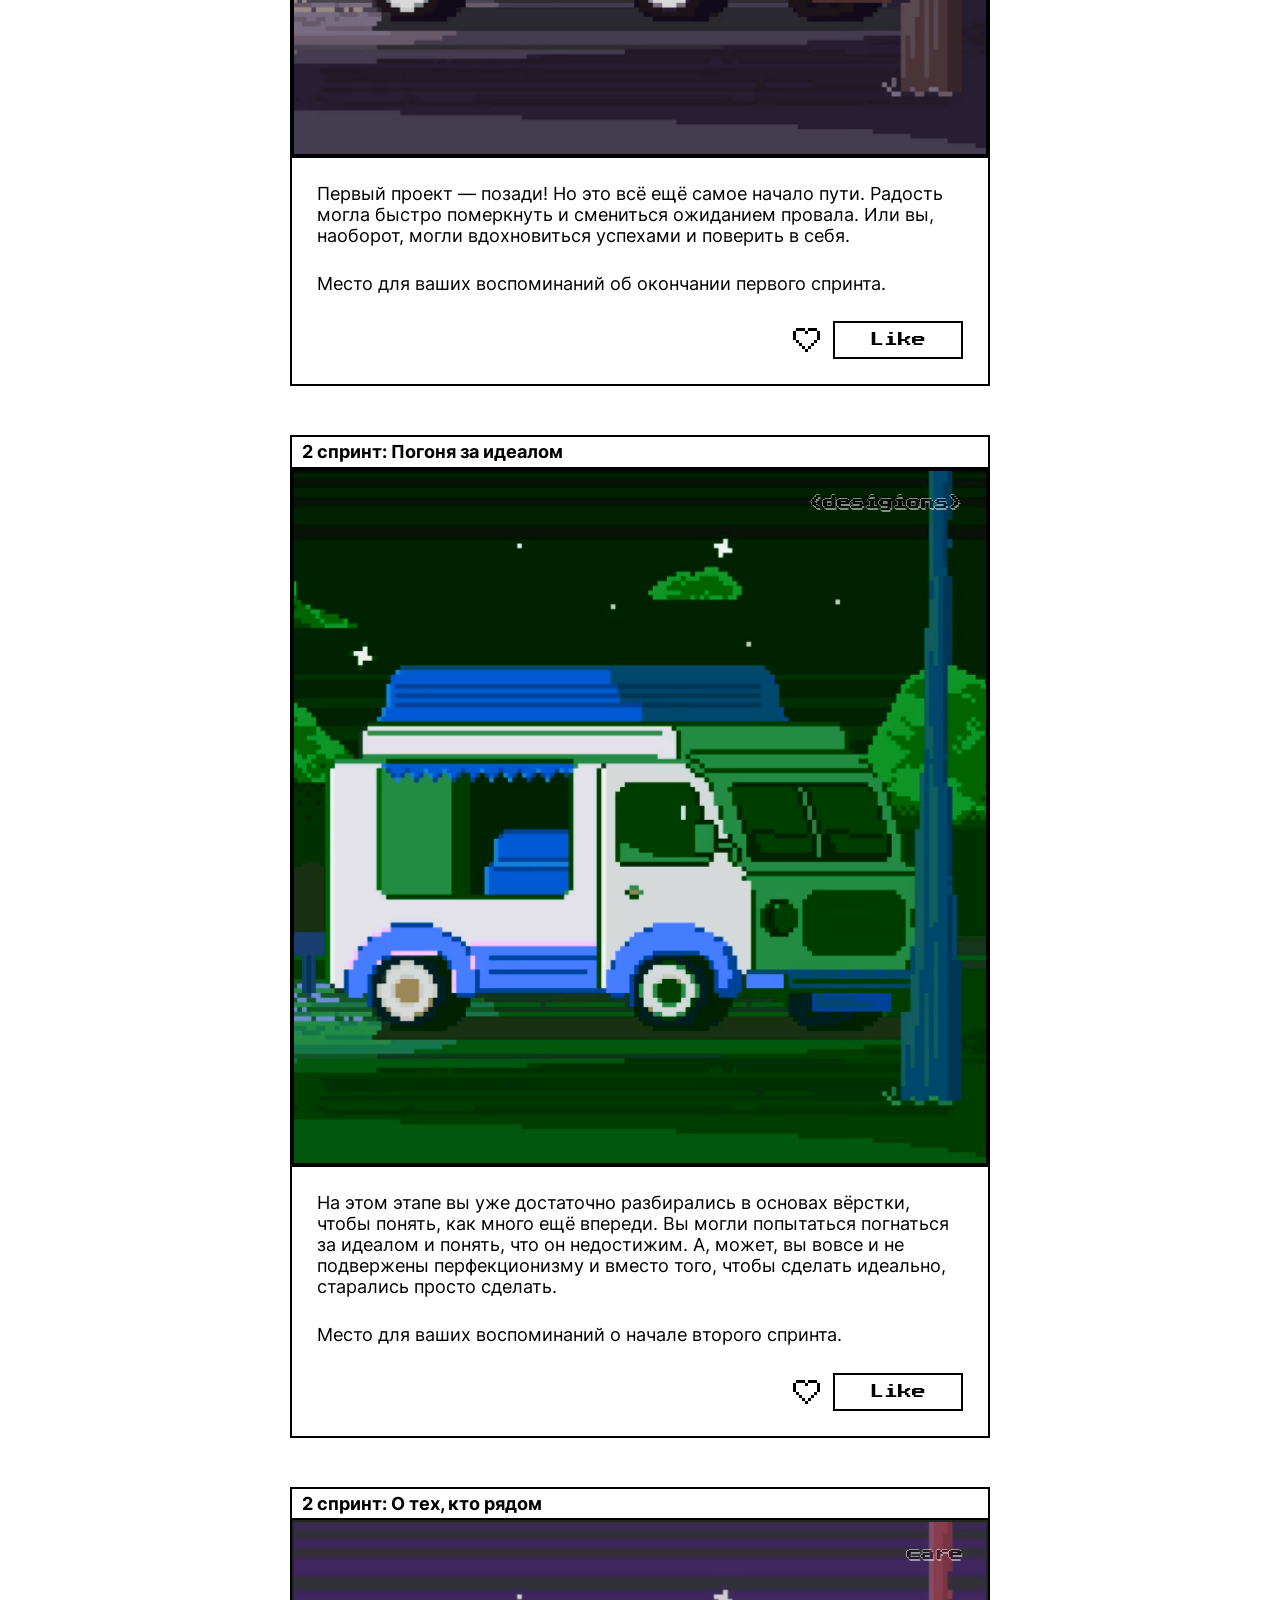
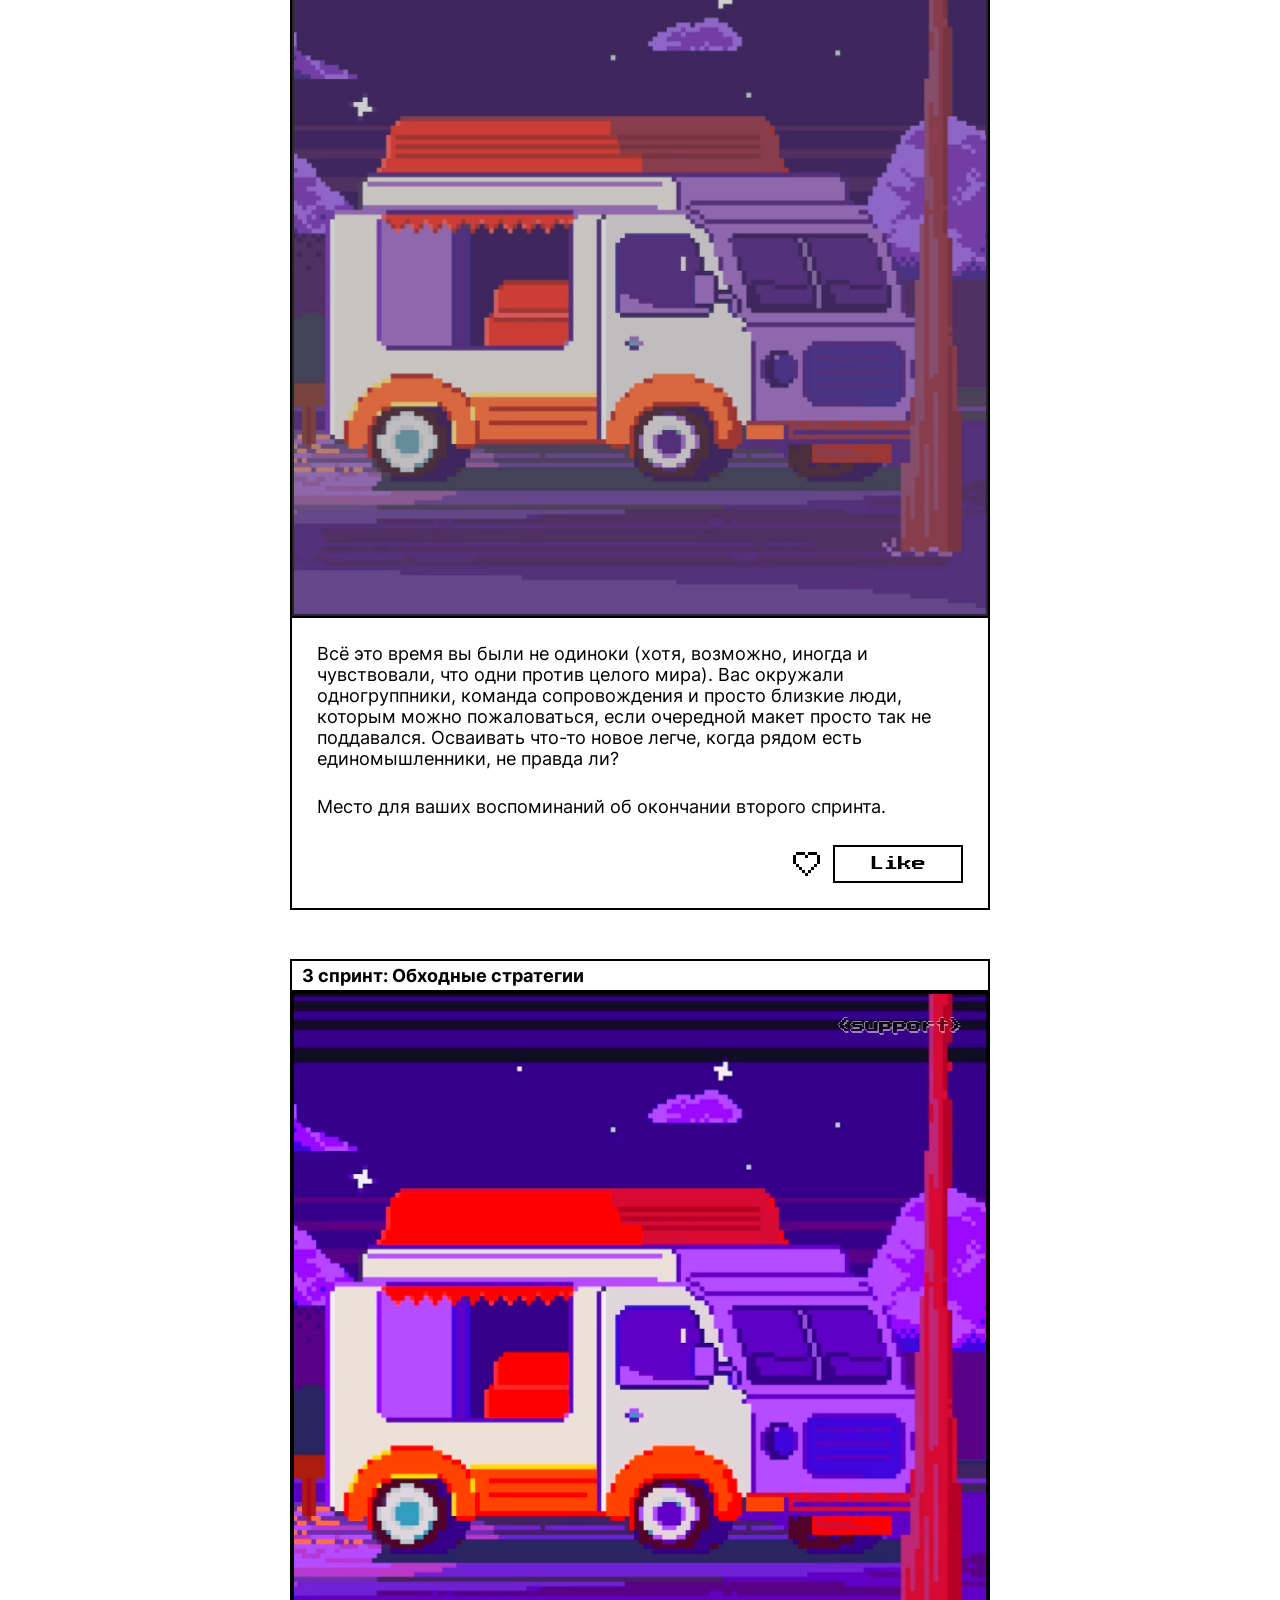
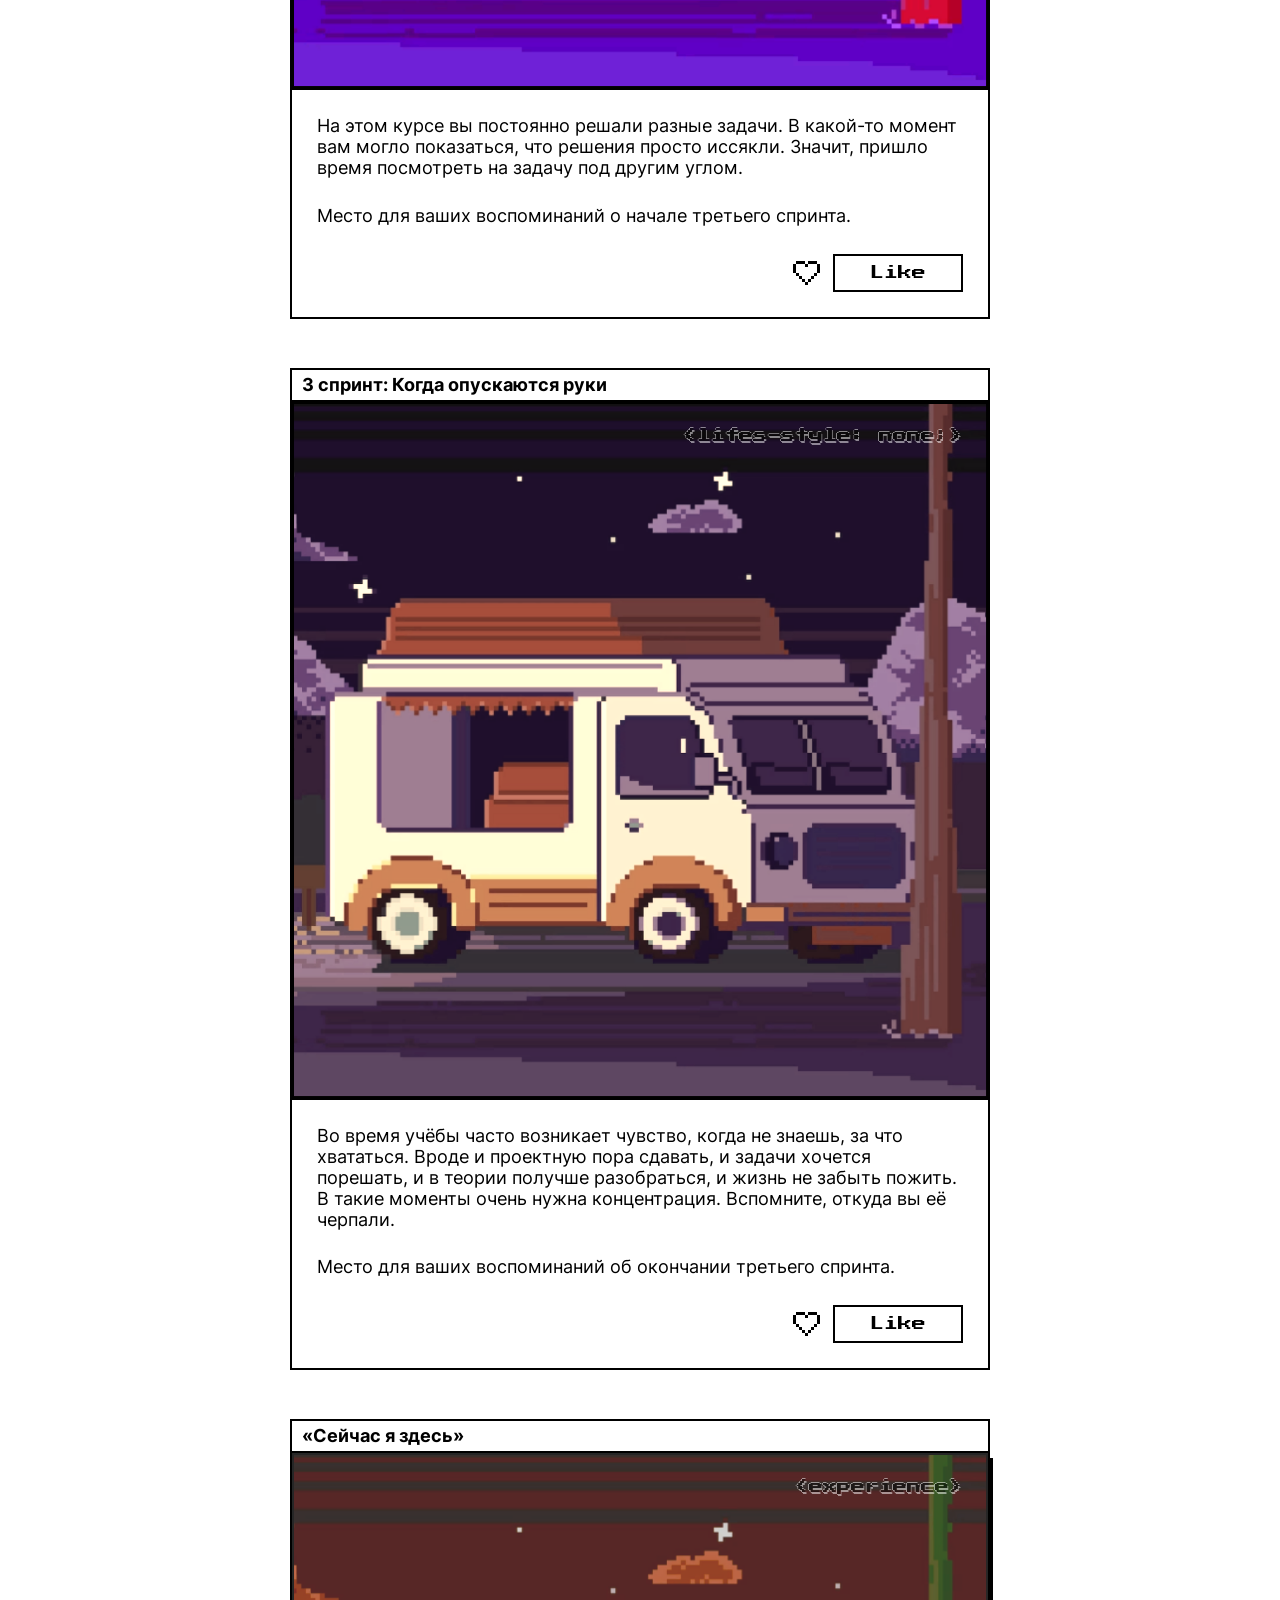
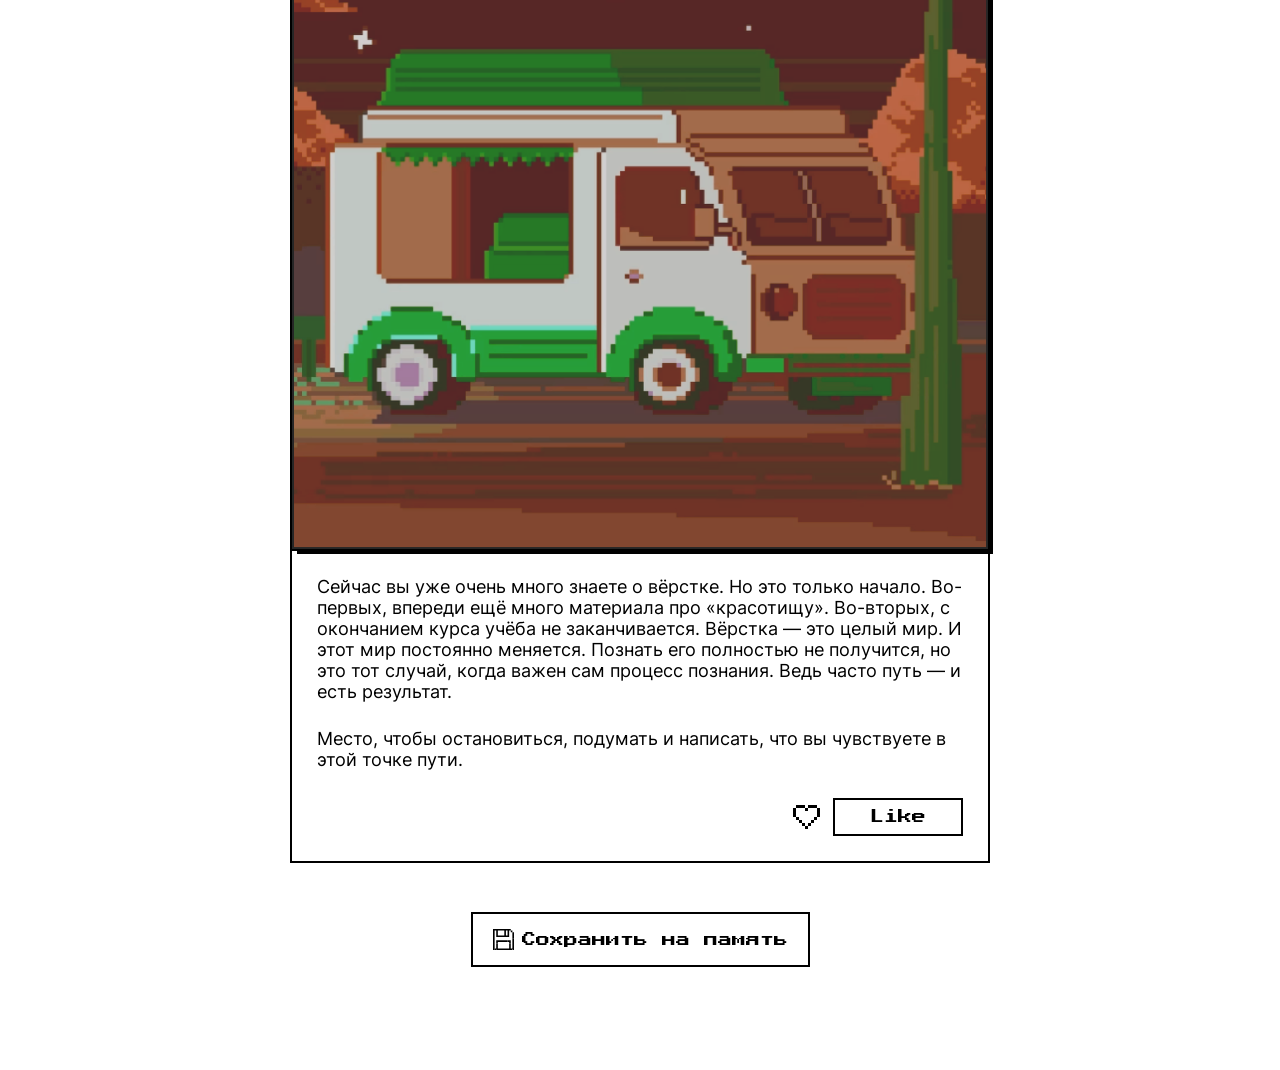
<file: 04-zakryvayushchiy-teg/index.html>
<!doctype html>
<html lang="ru">
  <head>
    <meta charset="UTF-8" />
    <meta name="viewport" content="width=device-width, initial-scale=1.0" />
    <title>Закрывающий тег</title>
    <link rel="icon" href="./svg/favicon-optimized.svg" />
    <link rel="apple-touch-icon" href="./images/favicon-optimized.png" />
    <link rel="stylesheet" href="./fonts/fonts.css" />
    <link rel="stylesheet" href="./styles/variables.css" />
    <link rel="stylesheet" href="./styles/globals.css" />
    <link rel="stylesheet" href="./styles/style.css" />
    <link rel="stylesheet" href="./styles/animations.css" />
    <link rel="stylesheet" href="./styles/themes.css" />
    <meta name="color-scheme" content="dark light" />
    <script src="./scripts/set-theme.js"></script>
  </head>
  <body class="page">
    <header class="header">
      <a class="header__link">&lt;/html&gt;</a>
      <h1 class="header__title">закрывающий тег</h1>
      <nav class="theme-menu header__theme-menu">
        <!-- Не меняйте разметку этого списка, иначе скрипты перестанут работать -->
        <ul class="theme-menu__list">
          <li class="theme-menu__item">
            <button type="button" data-theme="dark" class="theme-menu__button">
              Темно
            </button>
          </li>
          <li class="theme-menu__item">
            <button
              type="button"
              data-theme="auto"
              disabled
              class="theme-menu__button"
            >
              Авто
            </button>
          </li>
          <li class="theme-menu__item">
            <button type="button" data-theme="light" class="theme-menu__button">
              Светло
            </button>
          </li>
        </ul>
      </nav>
    </header>
    <main class="main">
      <section class="section">
        <article class="card">
          <h2 class="card__title">
            Фритрек и нулевой спринт: Подготовка к работе
          </h2>
          <div class="card__content">
            <span class="image__label">&lt;/HTML&gt;</span>
            <img
              class="card__image"
              src="./images/car.webp"
              alt="Фритрек и нулевой спринт: Подготовка к работе"
              loading="lazy"
            />
          </div>
          <div class="card__text-content">
            <p class="card__text">
              Это было самое начало пути. На этом этапе важно было проникнуться
              основами и настроиться на учёбу. И, возможно, подумать, как новые
              знания могут повлиять на ваше будущее.
            </p>
            <p class="card__text">
              Место для ваших воспоминаний о начале обучения.
            </p>
            <div class="card__like-container">
              <button type="button" class="card__icon-button">
                <svg
                  width="39"
                  height="36"
                  viewBox="0 0 39 36"
                  fill="none"
                  xmlns="http://www.w3.org/2000/svg"
                  class="like-icon"
                >
                  <g class="heart">
                    <path
                      class="contour"
                      d="M12 6H9V9H12V6ZM15 6H12V9H15V6ZM9 9H6V12H9V9ZM9 12H6V15H9V12ZM9 15H6V18H9V15ZM18 6H15V9H18V6ZM12 18H9V21H12V18ZM15 21H12V24H15V21ZM18 24H15V27H18V24ZM27 6H30V9H27V6ZM24 6H27V9H24V6ZM30 9H33V12H30V9ZM30 12H33V15H30V12ZM30 15H33V18H30V15ZM21 6H24V9H21V6ZM27 18H30V21H27V18ZM24 21H27V24H24V21ZM21 24H24V27H21V24ZM21 27H18V30H21V27ZM21 9H18V12H21V9Z"
                      fill="var(--text-color)"
                    />
                    <path
                      class="main-body"
                      d="M12 9H9V12H12V9ZM15 12H12V15H15V12ZM18 9H15V12H18V9ZM12 15H9V18H12V15ZM15 15H12V18H15V15ZM15 18H12V21H15V18ZM18 12H15V15H18V12ZM18 21H15V24H18V21ZM18 18H15V21H18V18ZM27 9H30V12H27V9ZM24 9H27V12H24V9ZM27 12H30V15H27V12ZM24 12H27V15H24V12ZM21 9H24V12H21V9ZM27 15H30V18H27V15ZM24 15H27V18H24V15ZM24 18H27V21H24V18ZM21 12H24V15H21V12ZM21 21H24V24H21V21ZM21 18H24V21H21V18ZM21 21H18V24H21V21ZM21 24H18V27H21V24Z"
                      fill="none"
                    />
                    <path
                      class="core"
                      d="M18 15H15V18H18V15ZM21 15H24V18H21V15ZM21 15H18V18H21V15ZM21 12H18V15H21V12ZM21 18H18V21H21V18Z"
                      fill="none"
                    />
                  </g>
                  <path
                    class="sparks"
                    d="M36 13H39V16H36V13ZM27 27H30V30H27V27ZM18 33H21V36H18V33ZM9 27H12V30H9V27ZM24 0H27V3H24V0ZM33 3H36V6H33V3ZM3 3H6V6H3V3ZM12 0H15V3H12V0ZM0 13H3V16H0V13Z"
                    fill="var(--sparks-color)"
                  />
                </svg>
              </button>
              <button type="button" class="card__like-button button">
                <span class="button__text">Like</span>
              </button>
            </div>
          </div>
        </article>
        <article class="card">
          <h2 class="card__title">1 спринт: Я — чистый лист</h2>
          <div class="card__content">
            <span class="image__label">&lt;/HTML&gt;</span>
            <img
              class="card__image contrast"
              src="./images/car.webp"
              alt="1 спринт: Я — чистый лист"
              loading="lazy"
            />
          </div>
          <div class="card__text-content">
            <p class="card__text">
              На первых этапах мы работали со страхами и сомнениями, которые
              часто испытывают новички. Один из них — страх перед чистым листом.
              Это, конечно же, намного сложнее, чем боязнь куска бумаги. Часто
              за этим ощущением скрываются более глубокие вопросы: с чего
              начать? а вдруг будет слишком сложно? что, если я не справлюсь?
            </p>
            <p class="card__text">
              Место для ваших воспоминаний о начале первого спринта.
            </p>
            <div class="card__like-container">
              <button type="button" class="card__icon-button">
                <svg
                  width="39"
                  height="36"
                  viewBox="0 0 39 36"
                  fill="none"
                  xmlns="http://www.w3.org/2000/svg"
                  class="like-icon"
                >
                  <g class="heart">
                    <path
                      class="contour"
                      d="M12 6H9V9H12V6ZM15 6H12V9H15V6ZM9 9H6V12H9V9ZM9 12H6V15H9V12ZM9 15H6V18H9V15ZM18 6H15V9H18V6ZM12 18H9V21H12V18ZM15 21H12V24H15V21ZM18 24H15V27H18V24ZM27 6H30V9H27V6ZM24 6H27V9H24V6ZM30 9H33V12H30V9ZM30 12H33V15H30V12ZM30 15H33V18H30V15ZM21 6H24V9H21V6ZM27 18H30V21H27V18ZM24 21H27V24H24V21ZM21 24H24V27H21V24ZM21 27H18V30H21V27ZM21 9H18V12H21V9Z"
                      fill="var(--text-color)"
                    />
                    <path
                      class="main-body"
                      d="M12 9H9V12H12V9ZM15 12H12V15H15V12ZM18 9H15V12H18V9ZM12 15H9V18H12V15ZM15 15H12V18H15V15ZM15 18H12V21H15V18ZM18 12H15V15H18V12ZM18 21H15V24H18V21ZM18 18H15V21H18V18ZM27 9H30V12H27V9ZM24 9H27V12H24V9ZM27 12H30V15H27V12ZM24 12H27V15H24V12ZM21 9H24V12H21V9ZM27 15H30V18H27V15ZM24 15H27V18H24V15ZM24 18H27V21H24V18ZM21 12H24V15H21V12ZM21 21H24V24H21V21ZM21 18H24V21H21V18ZM21 21H18V24H21V21ZM21 24H18V27H21V24Z"
                      fill="none"
                    />
                    <path
                      class="core"
                      d="M18 15H15V18H18V15ZM21 15H24V18H21V15ZM21 15H18V18H21V15ZM21 12H18V15H21V12ZM21 18H18V21H21V18Z"
                      fill="none"
                    />
                  </g>
                  <path
                    class="sparks"
                    d="M36 13H39V16H36V13ZM27 27H30V30H27V27ZM18 33H21V36H18V33ZM9 27H12V30H9V27ZM24 0H27V3H24V0ZM33 3H36V6H33V3ZM3 3H6V6H3V3ZM12 0H15V3H12V0ZM0 13H3V16H0V13Z"
                    fill="var(--sparks-color)"
                  />
                </svg>
              </button>
              <button type="button" class="card__like-button button">
                <span class="button__text">Like</span>
              </button>
            </div>
          </div>
        </article>
        <article class="card">
          <h2 class="card__title">1 спринт: А если не получится?</h2>
          <div class="card__content">
            <span class="image__label">&lt;CSS&gt;</span>
            <img
              class="card__image grayscale"
              src="./images/car.webp"
              alt="1 спринт: А если не получится?"
              loading="lazy"
            />
          </div>
          <div class="card__text-content">
            <p class="card__text">
              Первый проект — позади! Но это всё ещё самое начало пути. Радость
              могла быстро померкнуть и смениться ожиданием провала. Или вы,
              наоборот, могли вдохновиться успехами и поверить в себя.
            </p>
            <p class="card__text">
              Место для ваших воспоминаний об окончании первого спринта.
            </p>
            <div class="card__like-container">
              <button type="button" class="card__icon-button">
                <svg
                  width="39"
                  height="36"
                  viewBox="0 0 39 36"
                  fill="none"
                  xmlns="http://www.w3.org/2000/svg"
                  class="like-icon"
                >
                  <g class="heart">
                    <path
                      class="contour"
                      d="M12 6H9V9H12V6ZM15 6H12V9H15V6ZM9 9H6V12H9V9ZM9 12H6V15H9V12ZM9 15H6V18H9V15ZM18 6H15V9H18V6ZM12 18H9V21H12V18ZM15 21H12V24H15V21ZM18 24H15V27H18V24ZM27 6H30V9H27V6ZM24 6H27V9H24V6ZM30 9H33V12H30V9ZM30 12H33V15H30V12ZM30 15H33V18H30V15ZM21 6H24V9H21V6ZM27 18H30V21H27V18ZM24 21H27V24H24V21ZM21 24H24V27H21V24ZM21 27H18V30H21V27ZM21 9H18V12H21V9Z"
                      fill="var(--text-color)"
                    />
                    <path
                      class="main-body"
                      d="M12 9H9V12H12V9ZM15 12H12V15H15V12ZM18 9H15V12H18V9ZM12 15H9V18H12V15ZM15 15H12V18H15V15ZM15 18H12V21H15V18ZM18 12H15V15H18V12ZM18 21H15V24H18V21ZM18 18H15V21H18V18ZM27 9H30V12H27V9ZM24 9H27V12H24V9ZM27 12H30V15H27V12ZM24 12H27V15H24V12ZM21 9H24V12H21V9ZM27 15H30V18H27V15ZM24 15H27V18H24V15ZM24 18H27V21H24V18ZM21 12H24V15H21V12ZM21 21H24V24H21V21ZM21 18H24V21H21V18ZM21 21H18V24H21V21ZM21 24H18V27H21V24Z"
                      fill="none"
                    />
                    <path
                      class="core"
                      d="M18 15H15V18H18V15ZM21 15H24V18H21V15ZM21 15H18V18H21V15ZM21 12H18V15H21V12ZM21 18H18V21H21V18Z"
                      fill="none"
                    />
                  </g>
                  <path
                    class="sparks"
                    d="M36 13H39V16H36V13ZM27 27H30V30H27V27ZM18 33H21V36H18V33ZM9 27H12V30H9V27ZM24 0H27V3H24V0ZM33 3H36V6H33V3ZM3 3H6V6H3V3ZM12 0H15V3H12V0ZM0 13H3V16H0V13Z"
                    fill="var(--sparks-color)"
                  />
                </svg>
              </button>
              <button type="button" class="card__like-button button">
                <span class="button__text">Like</span>
              </button>
            </div>
          </div>
        </article>
        <article class="card">
          <h2 class="card__title">2 спринт: Погоня за идеалом</h2>
          <div class="card__content">
            <span class="image__label">&lt;desigions&gt;</span>
            <img
              class="card__image hue-rotate"
              src="./images/car.webp"
              alt="2 спринт: Погоня за идеалом"
              loading="lazy"
            />
          </div>
          <div class="card__text-content">
            <p class="card__text">
              На этом этапе вы уже достаточно разбирались в основах вёрстки,
              чтобы понять, как много ещё впереди. Вы могли попытаться погнаться
              за идеалом и понять, что он недостижим. А, может, вы вовсе и не
              подвержены перфекционизму и вместо того, чтобы сделать идеально,
              старались просто сделать.
            </p>
            <p class="card__text">
              Место для ваших воспоминаний о начале второго спринта.
            </p>
            <div class="card__like-container">
              <button type="button" class="card__icon-button">
                <svg
                  width="39"
                  height="36"
                  viewBox="0 0 39 36"
                  fill="none"
                  xmlns="http://www.w3.org/2000/svg"
                  class="like-icon"
                >
                  <g class="heart">
                    <path
                      class="contour"
                      d="M12 6H9V9H12V6ZM15 6H12V9H15V6ZM9 9H6V12H9V9ZM9 12H6V15H9V12ZM9 15H6V18H9V15ZM18 6H15V9H18V6ZM12 18H9V21H12V18ZM15 21H12V24H15V21ZM18 24H15V27H18V24ZM27 6H30V9H27V6ZM24 6H27V9H24V6ZM30 9H33V12H30V9ZM30 12H33V15H30V12ZM30 15H33V18H30V15ZM21 6H24V9H21V6ZM27 18H30V21H27V18ZM24 21H27V24H24V21ZM21 24H24V27H21V24ZM21 27H18V30H21V27ZM21 9H18V12H21V9Z"
                      fill="var(--text-color)"
                    />
                    <path
                      class="main-body"
                      d="M12 9H9V12H12V9ZM15 12H12V15H15V12ZM18 9H15V12H18V9ZM12 15H9V18H12V15ZM15 15H12V18H15V15ZM15 18H12V21H15V18ZM18 12H15V15H18V12ZM18 21H15V24H18V21ZM18 18H15V21H18V18ZM27 9H30V12H27V9ZM24 9H27V12H24V9ZM27 12H30V15H27V12ZM24 12H27V15H24V12ZM21 9H24V12H21V9ZM27 15H30V18H27V15ZM24 15H27V18H24V15ZM24 18H27V21H24V18ZM21 12H24V15H21V12ZM21 21H24V24H21V21ZM21 18H24V21H21V18ZM21 21H18V24H21V21ZM21 24H18V27H21V24Z"
                      fill="none"
                    />
                    <path
                      class="core"
                      d="M18 15H15V18H18V15ZM21 15H24V18H21V15ZM21 15H18V18H21V15ZM21 12H18V15H21V12ZM21 18H18V21H21V18Z"
                      fill="none"
                    />
                  </g>
                  <path
                    class="sparks"
                    d="M36 13H39V16H36V13ZM27 27H30V30H27V27ZM18 33H21V36H18V33ZM9 27H12V30H9V27ZM24 0H27V3H24V0ZM33 3H36V6H33V3ZM3 3H6V6H3V3ZM12 0H15V3H12V0ZM0 13H3V16H0V13Z"
                    fill="var(--sparks-color)"
                  />
                </svg>
              </button>
              <button type="button" class="card__like-button button">
                <span class="button__text">Like</span>
              </button>
            </div>
          </div>
        </article>
        <article class="card">
          <h2 class="card__title">2 спринт: О тех, кто рядом</h2>
          <div class="card__content">
            <span class="image__label">care</span>
            <img
              class="card__image invert"
              src="./images/car.webp"
              alt="2 спринт: О тех, кто рядом"
              loading="lazy"
            />
          </div>
          <div class="card__text-content">
            <p class="card__text">
              Всё это время вы были не одиноки (хотя, возможно, иногда и
              чувствовали, что одни против целого мира). Вас окружали
              одногруппники, команда сопровождения и просто близкие люди,
              которым можно пожаловаться, если очередной макет просто так не
              поддавался. Осваивать что-то новое легче, когда рядом есть
              единомышленники, не правда ли?
            </p>
            <p class="card__text">
              Место для ваших воспоминаний об окончании второго спринта.
            </p>
            <div class="card__like-container">
              <button type="button" class="card__icon-button">
                <svg
                  width="39"
                  height="36"
                  viewBox="0 0 39 36"
                  fill="none"
                  xmlns="http://www.w3.org/2000/svg"
                  class="like-icon"
                >
                  <g class="heart">
                    <path
                      class="contour"
                      d="M12 6H9V9H12V6ZM15 6H12V9H15V6ZM9 9H6V12H9V9ZM9 12H6V15H9V12ZM9 15H6V18H9V15ZM18 6H15V9H18V6ZM12 18H9V21H12V18ZM15 21H12V24H15V21ZM18 24H15V27H18V24ZM27 6H30V9H27V6ZM24 6H27V9H24V6ZM30 9H33V12H30V9ZM30 12H33V15H30V12ZM30 15H33V18H30V15ZM21 6H24V9H21V6ZM27 18H30V21H27V18ZM24 21H27V24H24V21ZM21 24H24V27H21V24ZM21 27H18V30H21V27ZM21 9H18V12H21V9Z"
                      fill="var(--text-color)"
                    />
                    <path
                      class="main-body"
                      d="M12 9H9V12H12V9ZM15 12H12V15H15V12ZM18 9H15V12H18V9ZM12 15H9V18H12V15ZM15 15H12V18H15V15ZM15 18H12V21H15V18ZM18 12H15V15H18V12ZM18 21H15V24H18V21ZM18 18H15V21H18V18ZM27 9H30V12H27V9ZM24 9H27V12H24V9ZM27 12H30V15H27V12ZM24 12H27V15H24V12ZM21 9H24V12H21V9ZM27 15H30V18H27V15ZM24 15H27V18H24V15ZM24 18H27V21H24V18ZM21 12H24V15H21V12ZM21 21H24V24H21V21ZM21 18H24V21H21V18ZM21 21H18V24H21V21ZM21 24H18V27H21V24Z"
                      fill="none"
                    />
                    <path
                      class="core"
                      d="M18 15H15V18H18V15ZM21 15H24V18H21V15ZM21 15H18V18H21V15ZM21 12H18V15H21V12ZM21 18H18V21H21V18Z"
                      fill="none"
                    />
                  </g>
                  <path
                    class="sparks"
                    d="M36 13H39V16H36V13ZM27 27H30V30H27V27ZM18 33H21V36H18V33ZM9 27H12V30H9V27ZM24 0H27V3H24V0ZM33 3H36V6H33V3ZM3 3H6V6H3V3ZM12 0H15V3H12V0ZM0 13H3V16H0V13Z"
                    fill="var(--sparks-color)"
                  />
                </svg>
              </button>
              <button type="button" class="card__like-button button">
                <span class="button__text">Like</span>
              </button>
            </div>
          </div>
        </article>
        <article class="card">
          <h2 class="card__title">3 спринт: Обходные стратегии</h2>
          <div class="card__content">
            <span class="image__label">&lt;support&gt;</span>
            <img
              class="card__image saturate"
              src="./images/car.webp"
              alt="3 спринт: Обходные стратегии"
              loading="lazy"
            />
          </div>
          <div class="card__text-content">
            <p class="card__text">
              На этом курсе вы постоянно решали разные задачи. В какой-то момент
              вам могло показаться, что решения просто иссякли. Значит, пришло
              время посмотреть на задачу под другим углом.
            </p>
            <p class="card__text">
              Место для ваших воспоминаний о начале третьего спринта.
            </p>
            <div class="card__like-container">
              <button type="button" class="card__icon-button">
                <svg
                  width="39"
                  height="36"
                  viewBox="0 0 39 36"
                  fill="none"
                  xmlns="http://www.w3.org/2000/svg"
                  class="like-icon"
                >
                  <g class="heart">
                    <path
                      class="contour"
                      d="M12 6H9V9H12V6ZM15 6H12V9H15V6ZM9 9H6V12H9V9ZM9 12H6V15H9V12ZM9 15H6V18H9V15ZM18 6H15V9H18V6ZM12 18H9V21H12V18ZM15 21H12V24H15V21ZM18 24H15V27H18V24ZM27 6H30V9H27V6ZM24 6H27V9H24V6ZM30 9H33V12H30V9ZM30 12H33V15H30V12ZM30 15H33V18H30V15ZM21 6H24V9H21V6ZM27 18H30V21H27V18ZM24 21H27V24H24V21ZM21 24H24V27H21V24ZM21 27H18V30H21V27ZM21 9H18V12H21V9Z"
                      fill="var(--text-color)"
                    />
                    <path
                      class="main-body"
                      d="M12 9H9V12H12V9ZM15 12H12V15H15V12ZM18 9H15V12H18V9ZM12 15H9V18H12V15ZM15 15H12V18H15V15ZM15 18H12V21H15V18ZM18 12H15V15H18V12ZM18 21H15V24H18V21ZM18 18H15V21H18V18ZM27 9H30V12H27V9ZM24 9H27V12H24V9ZM27 12H30V15H27V12ZM24 12H27V15H24V12ZM21 9H24V12H21V9ZM27 15H30V18H27V15ZM24 15H27V18H24V15ZM24 18H27V21H24V18ZM21 12H24V15H21V12ZM21 21H24V24H21V21ZM21 18H24V21H21V18ZM21 21H18V24H21V21ZM21 24H18V27H21V24Z"
                      fill="none"
                    />
                    <path
                      class="core"
                      d="M18 15H15V18H18V15ZM21 15H24V18H21V15ZM21 15H18V18H21V15ZM21 12H18V15H21V12ZM21 18H18V21H21V18Z"
                      fill="none"
                    />
                  </g>
                  <path
                    class="sparks"
                    d="M36 13H39V16H36V13ZM27 27H30V30H27V27ZM18 33H21V36H18V33ZM9 27H12V30H9V27ZM24 0H27V3H24V0ZM33 3H36V6H33V3ZM3 3H6V6H3V3ZM12 0H15V3H12V0ZM0 13H3V16H0V13Z"
                    fill="var(--sparks-color)"
                  />
                </svg>
              </button>
              <button type="button" class="card__like-button button">
                <span class="button__text">Like</span>
              </button>
            </div>
          </div>
        </article>
        <article class="card">
          <h2 class="card__title">3 спринт: Когда опускаются руки</h2>
          <div class="card__content">
            <span class="image__label">&lt;lifes-style: none;&gt;</span>
            <img
              class="card__image sepia"
              src="./images/car.webp"
              alt="3 спринт: Когда опускаются руки"
              loading="lazy"
            />
          </div>
          <div class="card__text-content">
            <p class="card__text">
              Во время учёбы часто возникает чувство, когда не знаешь, за что
              хвататься. Вроде и проектную пора сдавать, и задачи хочется
              порешать, и в теории получше разобраться, и жизнь не забыть
              пожить. В такие моменты очень нужна концентрация. Вспомните,
              откуда вы её черпали.
            </p>
            <p class="card__text">
              Место для ваших воспоминаний об окончании третьего спринта.
            </p>
            <div class="card__like-container">
              <button type="button" class="card__icon-button">
                <svg
                  width="39"
                  height="36"
                  viewBox="0 0 39 36"
                  fill="none"
                  xmlns="http://www.w3.org/2000/svg"
                  class="like-icon"
                >
                  <g class="heart">
                    <path
                      class="contour"
                      d="M12 6H9V9H12V6ZM15 6H12V9H15V6ZM9 9H6V12H9V9ZM9 12H6V15H9V12ZM9 15H6V18H9V15ZM18 6H15V9H18V6ZM12 18H9V21H12V18ZM15 21H12V24H15V21ZM18 24H15V27H18V24ZM27 6H30V9H27V6ZM24 6H27V9H24V6ZM30 9H33V12H30V9ZM30 12H33V15H30V12ZM30 15H33V18H30V15ZM21 6H24V9H21V6ZM27 18H30V21H27V18ZM24 21H27V24H24V21ZM21 24H24V27H21V24ZM21 27H18V30H21V27ZM21 9H18V12H21V9Z"
                      fill="var(--text-color)"
                    />
                    <path
                      class="main-body"
                      d="M12 9H9V12H12V9ZM15 12H12V15H15V12ZM18 9H15V12H18V9ZM12 15H9V18H12V15ZM15 15H12V18H15V15ZM15 18H12V21H15V18ZM18 12H15V15H18V12ZM18 21H15V24H18V21ZM18 18H15V21H18V18ZM27 9H30V12H27V9ZM24 9H27V12H24V9ZM27 12H30V15H27V12ZM24 12H27V15H24V12ZM21 9H24V12H21V9ZM27 15H30V18H27V15ZM24 15H27V18H24V15ZM24 18H27V21H24V18ZM21 12H24V15H21V12ZM21 21H24V24H21V21ZM21 18H24V21H21V18ZM21 21H18V24H21V21ZM21 24H18V27H21V24Z"
                      fill="none"
                    />
                    <path
                      class="core"
                      d="M18 15H15V18H18V15ZM21 15H24V18H21V15ZM21 15H18V18H21V15ZM21 12H18V15H21V12ZM21 18H18V21H21V18Z"
                      fill="none"
                    />
                  </g>
                  <path
                    class="sparks"
                    d="M36 13H39V16H36V13ZM27 27H30V30H27V27ZM18 33H21V36H18V33ZM9 27H12V30H9V27ZM24 0H27V3H24V0ZM33 3H36V6H33V3ZM3 3H6V6H3V3ZM12 0H15V3H12V0ZM0 13H3V16H0V13Z"
                    fill="var(--sparks-color)"
                  />
                </svg>
              </button>
              <button type="button" class="card__like-button button">
                <span class="button__text">Like</span>
              </button>
            </div>
          </div>
        </article>
        <article class="card">
          <h2 class="card__title">«Сейчас я здесь»</h2>
          <div class="card__content">
            <span class="image__label">&lt;experience&gt;</span>
            <img
              class="card__image multiple"
              src="./images/car.webp"
              alt="«Сейчас я здесь»"
              loading="lazy"
            />
          </div>
          <div class="card__text-content">
            <p class="card__text">
              Сейчас вы уже очень много знаете о вёрстке. Но это только начало.
              Во-первых, впереди ещё много материала про «красотищу». Во-вторых,
              с окончанием курса учёба не заканчивается. Вёрстка — это целый
              мир. И этот мир постоянно меняется. Познать его полностью не
              получится, но это тот случай, когда важен сам процесс познания.
              Ведь часто путь — и есть результат.
            </p>
            <p class="card__text">
              Место, чтобы остановиться, подумать и написать, что вы чувствуете
              в этой точке пути.
            </p>
            <div class="card__like-container">
              <button type="button" class="card__icon-button">
                <svg
                  width="39"
                  height="36"
                  viewBox="0 0 39 36"
                  fill="none"
                  xmlns="http://www.w3.org/2000/svg"
                  class="like-icon"
                >
                  <g class="heart">
                    <path
                      class="contour"
                      d="M12 6H9V9H12V6ZM15 6H12V9H15V6ZM9 9H6V12H9V9ZM9 12H6V15H9V12ZM9 15H6V18H9V15ZM18 6H15V9H18V6ZM12 18H9V21H12V18ZM15 21H12V24H15V21ZM18 24H15V27H18V24ZM27 6H30V9H27V6ZM24 6H27V9H24V6ZM30 9H33V12H30V9ZM30 12H33V15H30V12ZM30 15H33V18H30V15ZM21 6H24V9H21V6ZM27 18H30V21H27V18ZM24 21H27V24H24V21ZM21 24H24V27H21V24ZM21 27H18V30H21V27ZM21 9H18V12H21V9Z"
                      fill="var(--text-color)"
                    />
                    <path
                      class="main-body"
                      d="M12 9H9V12H12V9ZM15 12H12V15H15V12ZM18 9H15V12H18V9ZM12 15H9V18H12V15ZM15 15H12V18H15V15ZM15 18H12V21H15V18ZM18 12H15V15H18V12ZM18 21H15V24H18V21ZM18 18H15V21H18V18ZM27 9H30V12H27V9ZM24 9H27V12H24V9ZM27 12H30V15H27V12ZM24 12H27V15H24V12ZM21 9H24V12H21V9ZM27 15H30V18H27V15ZM24 15H27V18H24V15ZM24 18H27V21H24V18ZM21 12H24V15H21V12ZM21 21H24V24H21V21ZM21 18H24V21H21V18ZM21 21H18V24H21V21ZM21 24H18V27H21V24Z"
                      fill="none"
                    />
                    <path
                      class="core"
                      d="M18 15H15V18H18V15ZM21 15H24V18H21V15ZM21 15H18V18H21V15ZM21 12H18V15H21V12ZM21 18H18V21H21V18Z"
                      fill="none"
                    />
                  </g>
                  <path
                    class="sparks"
                    d="M36 13H39V16H36V13ZM27 27H30V30H27V27ZM18 33H21V36H18V33ZM9 27H12V30H9V27ZM24 0H27V3H24V0ZM33 3H36V6H33V3ZM3 3H6V6H3V3ZM12 0H15V3H12V0ZM0 13H3V16H0V13Z"
                    fill="var(--sparks-color)"
                  />
                </svg>
              </button>
              <button type="button" class="card__like-button button">
                <span class="button__text">Like</span>
              </button>
            </div>
          </div>
        </article>
      </section>
      <button
        class="button__save button"
        onclick="window['dialog-id'].showModal()"
        type="button"
        aria-controls="dialog-id"
      >
        <svg
          xmlns="http://www.w3.org/2000/svg"
          fill="none"
          class="floppy-image"
          viewbox="0 0 21 21"
        >
          <use href="./svg/floppy-optimized.svg#floppy" />
        </svg>
        <span class="button__text">Сохранить на память</span>
      </button>
    </main>
    <dialog class="dialog" id="dialog-id">
      <div class="dialog__container">
        <div class="dialog__text-container">
          <svg
            xmlns="http://www.w3.org/2000/svg"
            fill="none"
            class="floppy-image"
            viewbox="0 0 21 21"
          >
            <use href="./svg/floppy-optimized.svg#floppy" />
          </svg>
          <p class="dialog__text">Вставьте дискету, чтобы продолжить</p>
        </div>
        <form method="dialog">
          <button
            class="button button-confirm"
            type="submit"
            aria-controls="dialog-id"
          >
            <span class="button__text">Ok</span>
          </button>
        </form>
      </div>
    </dialog>
    <script src="./scripts/like.js"></script>
  </body>
</html>
</file>
<file: 01-ono-tebe-nado/fonts/fonts.css>
@font-face {
  font-family: Raleway;
  src:
    url(./Raleway-Regular.woff2) format('woff2'),
    url(./Raleway-Regular.woff) format('woff');
  font-weight: normal;
  font-display: swap;
}

@font-face {
  font-family: Raleway;
  src:
    url(./Raleway-Bold.woff2) format('woff2'),
    url(./Raleway-Bold.woff) format('woff');
  font-weight: bold;
  font-display: swap;
}
</file>
<file: 01-ono-tebe-nado/styles/global.css>
*,
*::before,
*::after {
  box-sizing: border-box;
}

body {
  max-width: 1440px;
  min-width: 1100px;
  margin: 0;
  font-family: Raleway, sans-serif;
  margin-left: auto;
  margin-right: auto;
}

h1,
h2,
h3,
h4,
h5,
h6,
p,
ul,
ol,
li,
blockquote {
  margin: 0;
  padding: 0;
}

a {
  color: inherit;
}

img {
  width: 100%;
}
</file>
<file: 01-ono-tebe-nado/styles/style.css>
.header__link_active {
  text-decoration: none;
}

.header__links-list-item_no-bullit {
  list-style-type: none;
}

a:hover {
  color: rgb(108, 108, 255);
}

.header {
  max-width: 1340px;
  display: flex;
  flex-direction: row;
  background-color: #fff;
  margin-top: 92px;
  margin-left: 51px;
  max-height: 109px;
}

.nav-list {
  display: flex;
  flex-direction: row;
  gap: 32px;
  margin-top: 43px;
  margin-bottom: 45px;
  color: #000;
  font-family: "Raleway", Arial, sans-serif;
  font-weight: 400;
  font-size: 18px;
  font-style: normal;
  line-height: normal;
  list-style-type: circle;
}

.header__logo {
  display: block;
  max-width: 135px;
  max-height: 93px;
  margin-left: 215px;
  margin-bottom: 96px;
}

.contacts__item {
  display: block;
  text-underline-position: under;
}

.contacts {
  margin-top: 5px;
  margin-right: 0px;
  margin-left: auto;
  color: #000;
  font-family: "Raleway", Arial, sans-serif;
  font-size: 18px;
  font-style: normal;
  font-weight: 400;
  line-height: 1.35;
}

address {
  max-width: 240px;
}

.border-bottom {
  text-decoration: none;
  border-bottom: 1px solid;
}

.cover {
  margin-top: 92px;
  position: relative;
  z-index: 0;
  max-width: 1440px;
  padding-bottom: 49px;
  background-image: url(../images/cover.jpg);
  background-repeat: no-repeat;
  background-position: center;
  background-size: cover;
}

.overlay::before {
  content: "";
  position: absolute;
  top: 0;
  left: 0;
  z-index: -1;
  width: 100%;
  height: 100%;
  opacity: 0.6;
  background-color: #000;
}

.cover__title {
  padding-top: 165px;
  padding-left: 50px;
  padding-right: 50px;
  display: flex;
  gap: 20px;
  flex-direction: column;
  color: #fff;
  font-family: "Raleway", Arial, sans-serif;
  font-weight: 700;
  font-size: 100px;
  font-style: normal;
  line-height: 100%; /* 115px */
  letter-spacing: 30px;
  text-transform: uppercase;
}

.line-height-default {
  line-height: 115%;
}

.letter-spacing-extended {
  letter-spacing: 60px;
}

.letter-spacing-unique {
  letter-spacing: initial;
}

.aligned-text {
  text-align: left;
}

.aligned-text_center {
  text-align: center;
}

.aligned-text_right {
  text-align: right;
}

.cover__description-text {
  word-spacing: 16px;
  max-width: 633px;
}

.cover__description {
  display: flex;
  justify-content: flex-end;
  align-items: baseline;
  gap: 88px;
  margin-top: 134px;
  margin-right: 50px;
}

.cover__description-item {
  color: #fff;
  font-family: "Raleway", Arial, sans-serif;
  font-weight: 400;
  font-size: 22px;
  font-style: normal;
  line-height: 28px;
  text-align: center;
  text-transform: uppercase;
}

.bet-button {
  border: 1px #fff solid;
  padding: 12px 32px;
  color: #fff;
  font-family: "Raleway", Arial, sans-serif;
  font-weight: normal;
  font-size: 22px;
  text-transform: uppercase;
  background-color: transparent;
  cursor: pointer;
}

.lots__card-list {
  display: flex;
  list-style-type: none;
  flex-wrap: wrap;
  gap: 25px;
}

.card-link {
  display: block;
  text-decoration: none;
  width: 100%;
  height: 100%;
}

.lots__heading {
  margin-bottom: 27px;
  margin-top: 180px;
  margin-left: 90px;
  color: #000;
  font-family: "Raleway", Arial, sans-serif;
  font-weight: 700;
  font-size: 40px;
  font-style: normal;
  line-height: normal;
  text-transform: uppercase;
}

.lot__item {
  position: relative;
  z-index: 0;
  width: 430px;
  min-height: 450px;
  max-width: 430px;
  flex-grow: 1;
  background-repeat: no-repeat;
  background-size: cover;
  background-position: center;
}

.lot__item--first {
  margin-left: 50px;
}

.card {
  height: 100%;
  width: 100%;
}

.lot-first__background {
  background-image: url(../images/card-lot-01.jpg);
}

.lot-second__background {
  background-image: url(../images/card-lot-02.jpg);
}

.lot-third__background {
  background-image: url(../images/card-lot-03.jpg);
}

.card__title {
  padding-top: 50px;
  padding-left: 40px;
  padding-right: 40px;
  color: #fff;
  font-family: "Raleway", Arial, sans-serif;
  font-weight: 700;
  font-size: 22px;
  font-style: normal;
  line-height: 120%; /* 26.4px */
  text-decoration-line: underline;
  text-transform: uppercase;
}

.card__text {
  padding-top: 202px;
  padding-right: 40px;
  padding-left: 40px;
  color: #fff;
  font-family: "Raleway", Arial, sans-serif;
  font-weight: 400;
  font-size: 20px;
  font-style: normal;
  line-height: 120%; /* 24px */
}

.padding_card-2 {
  padding-top: 30px;
}

.padding_card-3 {
  padding-top: 84px;
}

.lots__look-more-link {
  display: block;
  text-decoration: none;
  margin-top: 31px;
  margin-left: 90px;
  color: #000;
  font-family: "Raleway", Arial, sans-serif;
  font-weight: 400;
  font-size: 20px;
  font-style: normal;
  line-height: normal;
}

.about__header {
  display: flex;
}

.about__logo {
  width: 240px;
  height: 240px;
  margin-top: 182px;
  margin-left: 145px;
  margin-right: 95px;
  border-radius: 50%;
  background-color: #000;
}

.about__logo-image {
  width: 148px;
  height: 114px;
  margin-top: 63px;
  margin-left: 46px;
}

.about__title {
  margin-left: 25px;
  margin-top: 281px;
  color: #000;
  font-family: "Raleway", Arial, sans-serif;
  font-weight: 700;
  font-size: 40px;
  font-style: normal;
  text-transform: uppercase;
}

.about__item {
  display: flex;
  flex-direction: column;
  gap: 25px;
  max-width: 885px;
  margin-top: 5px;
  margin-right: 50px;
  margin-left: 505px;
  text-align: left;
}

.about__text {
  color: #000;
  font-family: "Raleway", Arial, sans-serif;
  font-weight: 400;
  font-size: 20px;
  font-style: normal;
  line-height: normal;
}

.footer {
  display: flex;
  font-size: 18px;
  justify-content: space-between;
  max-width: 1340px;
  margin-top: 180px;
  margin-left: 50px;
  margin-bottom: 90px;
}

.footer__menu-list {
  display: flex;
  flex-direction: column;
  gap: 0px;
  text-align: center;
  list-style-type: none;
  margin-top: 0px;
  padding-right: 29px;
  justify-content: center;
}

.footer__social-list {
  display: flex;
  flex-direction: row;
  gap: 48px;
  max-width: 240px;
}

.footer-contacts {
  flex-wrap: wrap;
  max-width: 270px;
  line-height: 1.35;
}
</file>
<file: 02-posmotri-v-okno/fonts/fonts.css>
@font-face {
  font-family: Oswald;
  src: url(Oswald-Bold.woff2) format('woff2'), url(Oswald-Bold.woff) format('woff');
  font-weight: 700;
  font-style: normal;
}

@font-face {
  font-family: 'Fira Sans Condensed';
  src: url(FiraSansCondensed-Regular.woff2) format('woff2'), url(FiraSansCondensed-Regular.woff) format('woff');
  font-weight: 400;
  font-style: normal;
}

@font-face {
  font-family: 'Fira Sans Condensed';
  src: url(FiraSansCondensed-Bold.woff2) format('woff2'), url(FiraSansCondensed-Bold.woff) format('woff');
  font-weight: 700;
  font-style: normal;
}
</file>
<file: 02-posmotri-v-okno/styles/style.css>
*,
*::before,
*::after {
  box-sizing: border-box;
}

html {
  block-size: 100%;
}

.page {
  display: flex;
  align-items: center;
  justify-content: center;
  inline-size: 1200px;
  block-size: 100%;
  margin: auto;
  color: #fff;
  font-family: "Fira Sans Condensed", sans-serif;
  font-size: 18px;
  background-color: #1b1919;
}

h1,
h2,
h3,
h4,
p,
ul,
ol,
li,
blockquote,
fieldset {
  margin: 0;
  padding: 0;
}

ul,
ol {
  list-style: none;
}

.content {
  display: flex;
  justify-content: center;
  align-items: flex-end;
  gap: 30px;
  width: 1140px;
}

.result {
  display: flex;
  flex-direction: column;
  gap: 17px;
}

.result__video-container {
  position: relative;
  inline-size: 711px;
  height: 386px;
}

.result__video {
  width: 100%;
  height: 100%;
  object-fit: cover;
}

.search-form {
  display: grid;
  grid-template-columns: repeat(3, auto);
  gap: 35px;
}

.search-form__fieldset {
  display: inline-flex;
  flex-direction: column;
  align-items: flex-start;
  border: 0;
}

.search-form__fieldset-title {
  color: #fff;
  font-family: "Fira Sans Condensed", sans-serif;
  font-size: 18px;
  font-style: normal;
  font-weight: 400;
  line-height: normal;
}

.search-form__label:hover .search-form__label-text {
  text-decoration: underline;
}

.search-form__label {
  display: flex;
  align-items: center;
  gap: 5px;
}

.search-form__textfield {
  width: 227px;
  height: 27px;
  background-color: transparent;
  color: rgba(255, 255, 255, 0.7);
  font-family: "Fira Sans Condensed", sans-serif;
  font-size: 18px;
  font-weight: 400;
  padding: 2.5px 14px 2.5px 0;
  border-top: 1px solid #fff;
  border-bottom: 1px solid #fff;
  border-left: none;
  border-right: none;
  appearance: none;
}

.search-form__textfield:focus {
  outline: none;
}

.search-form__label-text:hover {
  cursor: pointer;
}

.search-form__label:has(:focus-visible) {
  outline: 1px solid #fff;
}

.search-form__checkbox-list {
  display: flex;
  gap: 15px;
}

.search-form__pseudo-checkbox {
  width: 19px;
  height: 19px;
  display: inline-flex;
  align-items: center;
  gap: 5px;
  cursor: pointer;
  position: relative;
  border: 1px solid #fff;
}

.search-form__pseudo-checkbox::after {
  width: 15px;
  height: 15px;
  content: "";
  background-color: #fff;
  opacity: 0;
  margin: 1px;
}

.search-form__checkbox:checked+.search-form__pseudo-checkbox::after {
  opacity: 1;
}

.visually-hidden {
  position: absolute;
  inline-size: 1px;
  block-size: 1px;
  overflow: hidden;
  clip: rect(0 0 0 0);
  clip-path: inset(50%);
  white-space: nowrap;
}

.content__details {
  width: 100%;
  height: 100%;
}

.content__card-link_current,
.content__card-link:active {
  background-color: #545050;
  outline: none;
}

.title {
  color: #fff;
  font-family: "Oswald", "Fira Sans Condensed", sans-serif;
  font-size: 75px;
  font-weight: 700;
  line-height: 94%;
  text-transform: uppercase;
  padding-bottom: 21px;
}

.content__accent {
  color: #545050;
}

.content__list-item:not(:last-child) {
  width: 398px;
  gap: 30px;
}

.content__list {
  display: grid;
  align-items: flex-start;
  align-items: end;
  overflow-y: auto;
  height: 298px;
  position: relative;
}

.content__list-item:hover {
  text-decoration: underline 1px;
  text-underline-offset: 6px;
}

.content__card-link {
  display: block;
  text-decoration: none;
}

.content__card-link:focus-visible {
  outline: 1px solid #fff;
  outline-offset: 2px;
}

.content__video-card {
  display: flex;
  justify-content: space-between;
  padding: 2px;
}

.content__video-card-thumbnail {
  inline-size: 194px;
  height: 103px;
}

.content__video-card-title {
  max-width: 190px;
  color: #fff;
  font-family: "Oswald", "Fira Sans Condensed", sans-serif;
  font-size: 30px;
  font-weight: 700;
  line-height: 100%;
  text-transform: uppercase;
  -webkit-line-clamp: 4;
  -webkit-box-orient: vertical;
  overflow: hidden;
  text-overflow: ellipsis;
}

.content__video-card-description {
  color: #fff;
  font-family: "Fira Sans Condensed", sans-serif;
  font-size: 18px;
  font-weight: 400;
  line-height: 16.2px;
}

.content__video-card-description-container {
  display: flex;
  flex-direction: column;
  max-width: 200px;
  gap: 6px;
  text-underline-offset: 6px;
}

.button {
  display: flex;
  justify-content: center;
  align-items: center;
  text-align: center;
  cursor: pointer;
  font-family: "Fira Sans Condensed", sans-serif;
  font-size: 18px;
  font-weight: 700;
  line-height: normal;
  color: #fff;
  background-color: transparent;
  border: 1px solid #fff;
  position: relative;
  align-self: flex-end;
}

.more-button {
  min-height: 34px;
  min-width: 399px;
}

.search-form__submit-button {
  width: 194px;
  height: 34px;
}

.button:active {
  background-color: #545050;
}

.button:hover {
  text-decoration: underline;
}

.button:focus {
  outline: none;
}

.button:focus-visible {
  outline: 1px solid #fff;
  outline-offset: -3px;
}
</file>
<file: 02-posmotri-v-okno/styles/preloader.css>
.preloader {
  position: absolute;
  inset: 0;
  display: flex;
  justify-content: center;
  align-items: center;
  background: #545050;
}

.preloader-chasing-squares {
  width: 50px;
  height: 50px;
  line-height: 19px;
}

.preloader-chasing-squares .square {
  display: inline-block;
  width: 15px;
  height: 15px;
  opacity: 1;
  background: #fff;
  animation: focusfade 2.8s infinite;
}

.preloader-chasing-squares .square:nth-child(2) {
  animation-delay: 0.7s;
}

.preloader-chasing-squares .square:nth-child(3) {
  animation-delay: 2.1s;
}

.preloader-chasing-squares .square:nth-child(4) {
  animation-delay: 1.4s;
}

@keyframes focusfade {

  0% {
    opacity: 0.7;
  }

  30% {
    opacity: 0.7;
  }

  60% {
    opacity: 0;
  }

  75% {
    opacity: 0;
  }

  100% {
    opacity: 0.7;
  }
}
</file>
<file: 02-posmotri-v-okno/styles/error.css>
.error {
  position: absolute;
  inset: 0;
  display: flex;
  justify-content: center;
  align-items: center;
  background-color: #545050;
}

.error__title {
  color: #fff;
  font-family: Oswald, sans-serif;
  font-size: 30px;
  text-align: center;
  text-transform: uppercase;
}
</file>
<file: 03-slozhno-sosredotochitsya/fonts/fonts.css>
@font-face {
  font-family: 'IBM Plex mono';
  src: url(./IBMPlexMono-Regular.woff) format('woff');
  font-weight: normal;
  font-display: swap;
}

@font-face {
  font-family: 'IBM Plex mono';
  src: url(./IBMPlexMono-Bold.woff) format('woff');
  font-weight: bold;
  font-display: swap;
}
</file>
<file: 03-slozhno-sosredotochitsya/styles/globals.css>
/* Глобальные стили для проекта, их можно дополнять и менять по желанию */

*,
*::before,
*::after {
  box-sizing: border-box;
}

body {
  margin: 0 auto;
  min-inline-size: 375px;
  max-inline-size: 1440px;
}

h1,
h2,
h3,
h4,
h5,
h6,
p {
  margin: 0;
}

ul {
  margin: 0;
  padding: 0;
  list-style: none;
}

picture {
  margin: 0;
  padding: 0;
}

button,
a {
  color: currentColor;
  font-family: inherit;
  font-size: inherit;
  line-height: inherit;
}
</file>
<file: 03-slozhno-sosredotochitsya/styles/variables.css>
/*
  Переменные для вашего проекта
  и их переопределение под различные устройства
*/

:root {
  --font-family: "IBM Plex mono", "Monospace";
  --accent-color: #ff0070;
  --title-color: #db00ff;
  --dedicated-text-color: #000028;
  --main-text-color: #f1b2ce;
  --background-image: url(../images/cover-image-dark.png);
  --title-shadow: #ff0070;
  --background-color: #ff0070;
  --title-decor: #ff0070;
  --link-shadow: #ff0070;
  --hover-color: rgba(255, 0, 112, 0.4);
  --font-size-rec: clamp(1.125rem, 1.125rem + 0vw, 1.125rem);
  --font-size: clamp(1.125rem, 1.125rem + 0vw, 1.125rem);
  --font-size-title: clamp(7.25rem, 7.0115rem + 1.0178vw, 7.5rem);
  --background-image-color: #000028;
  --rec-color: #ff0070;
}
</file>
<file: 03-slozhno-sosredotochitsya/styles/style.css>
/* Основные стили проекта. Это стили для темы, которую вы верстаете первой. */

.page {
  /* сохраните в разметке и стилях класс page. На его основе работает скрипт. */
  background:
    var(--background-image) no-repeat top center,
    var(--background-image-color);
  background-size: cover;
  background-attachment: fixed;
}

.decorated-zone::before {
  content: "";
  position: absolute;
  top: 10px;
  right: 10px;
  width: 25px;
  height: 25px;
  border-top: 1px solid var(--accent-color);
  border-right: 1px solid var(--accent-color);
}

.decorated-zone::after {
  content: "";
  position: absolute;
  bottom: 10px;
  left: 10px;
  width: 25px;
  height: 25px;
  margin-block-start: 31px;
  border-bottom: 1px solid var(--accent-color);
  border-left: 1px solid var(--accent-color);
}

.header {
  position: relative;
  display: grid;
  grid-template-columns: 1fr;
  grid-template-rows: 1fr min-content 1fr;
  grid-column-gap: 0px;
  grid-row-gap: 0px;
  align-items: center;
  height: 100vh;
  min-height: 668px;
  padding: 10px;
}

.header__rec::after {
  content: "";
  top: 10px;
  right: 0px;
  width: 10px;
  height: 10px;
  margin: 8px 8px 7px;
  border-radius: 50%;
  box-shadow: 0 0 4px 2px var(--rec-color);
  background-color: var(--rec-color);
  background-size: cover;
}

.header__rec {
  position: absolute;
  display: flex;
  justify-content: flex-end;
  gap: 2.96px;
  color: var(--accent-color);
  font-family: var(--font-family);
  font-weight: 400;
  font-size: var(--font-size-rec);
  font-style: normal;
  line-height: 25px;
  text-transform: uppercase;
  inset-inline-end: 10px;
  inset-block-start: 10px;
}

.header__theme-menu-list {
  display: grid;
  grid-template-columns: 1fr;
  grid-template-rows: repeat(3, 1fr);
  grid-row-gap: 10px;
  height: auto;
  text-align: right;
}

.header__theme-menu-button {
  border: none;
  padding: 3px 13px;
  color: var(--accent-color);
  font-family: var(--font-family);
  font-weight: 400;
  font-size: var(--font-size);
  font-style: normal;
  line-height: 18px; /* 100% */
  text-transform: lowercase;
  background-color: transparent;
  cursor: pointer;
}

.header__theme-menu-button:hover {
  border: 1px solid var(--hover-color);
}

.header__theme-menu-button_active {
  justify-content: center;
  border: 1px solid var(--accent-color);
  pointer-events: none;
}

.header__theme-menu-button:focus {
  border-bottom: 1px solid var(--accent-color);
}

.header__theme-menu-button:focus-visible {
  outline: none;
}

.header-section {
  height: min-content;
  color: var(--title-color);
  font-family: var(--font-family);
  font-weight: 700;
  font-size: var(--font-size-title);
  font-style: normal;
  line-height: 84.5%; /* 95.7px */
  text-shadow: 4px 4px 0px var(--title-shadow);
}

.header-info {
  color: var(--dedicated-text-color);
  font-family: var(--font-family);
  font-weight: 700;
  font-size: var(--font-size);
  font-style: normal;
  line-height: 23.4px; /* 130% */
  word-break: keep-all;
  background-color: var(--background-color);
  white-space: pre-wrap;
}

.main {
  margin: 40px 0 0px 0px;
  padding: 0 10px;
}

.card-title {
  color: var(--accent-color);
  font-family: var(--font-family);
  font-weight: 700;
  font-size: var(--font-size);
  font-style: normal;
  line-height: 23.4px; /* 130% */
}

.container-title .card-title:first-child {
  margin-block-start: 40px;
}

.card-subtitle {
  margin-block: 20px;
  margin-block-end: 10px;
  color: var(--dedicated-text-color);
  font-family: var(--font-family);
  font-weight: 700;
  font-size: var(--font-size);
  font-style: normal;
  line-height: 23.4px; /* 130% */
  background-color: var(--background-color);
}

.card-subhead {
  margin-block: 20px 0px;
  color: var(--dedicated-text-color);
  font-family: var(--font-family);
  font-weight: 700;
  font-size: var(--font-size);
  font-style: normal;
  line-height: 23.4px; /* 130% */
  background-color: var(--background-color);
}

.section-card {
  margin-block-start: 50px;
}

.section-card:first-of-type {
  margin-block-start: 40px;
}

.section-card:nth-of-type(3) .section__article-list .card-subtitle {
  font-weight: normal;
}

.card-text {
  color: var(--main-text-color);
  font-family: var(--font-family);
  font-weight: 400;
  font-size: var(--font-size);
  font-style: normal;
  line-height: 23.4px; /* 130% */
}

.card-paragraph {
  width: 65%;
}

.card--article-link {
  border: transparent;
  text-decoration: none;
  text-shadow: 3px 3px 0px var(--link-shadow);
}

.card--article-link:hover {
  border-bottom: 1px solid var(--main-text-color);
}

.card--article-link:focus {
  outline: none;
}

.card--article-link:focus-visible {
  outline: 1px solid var(--main-text-color);
}

.gallery-section {
  display: grid;
  grid-row-gap: 10px;
}

.section__image {
  max-width: 100%;
}

.footer {
  position: relative;
  display: flex;
  flex-direction: column;
  justify-content: center;
  align-items: center;
  height: 100vh;
  min-height: 668px;
}

.footer__title {
  margin: 0;
  color: var(--title-color);
  font-family: var(--font-family);
  font-weight: 700;
  font-size: var(--font-size-title);
  font-style: normal;
  line-height: 1;
  text-shadow: 2px 2px 0px var(--title-shadow);
}

.gallery {
  margin-block-start: 50px;
  margin-block-end: 40px;
}

.gallery-title {
  margin-block: 20px;
  margin-block-end: 10px;
  color: var(--dedicated-text-color);
  font-family: var(--font-family);
  font-weight: 700;
  font-size: var(--font-size);
  font-style: normal;
  line-height: 23.4px; /* 130% */
  background-color: var(--background-color);
}

/* Медиазапрос на размеры для планшета*/
@media (min-width: 768px) {
  .header {
    padding: 20px;
  }

  .decorated-zone::before {
    top: 20px;
    right: 20px;
  }

  .decorated-zone::after {
    bottom: 20px;
    left: 20px;
  }

  .main {
    padding: 0 20px 20px 20px;
  }

  .card-text {
    margin-block-start: 10px;
    margin-block-end: 20px;
  }

  .section__article-list {
    display: flex;
    flex-wrap: wrap;
    width: 65%;
  }

  .section-card:first-of-type {
    display: flex;
    flex-wrap: wrap;
    justify-content: space-between;
    margin-block-start: 0px;
  }

  .section-card:nth-of-type(3n) {
    display: flex;
    flex-wrap: wrap;
    justify-content: space-between;
    margin-block-start: 60px;
  }

  .section-card:nth-of-type(3) .section__article-list {
    margin-block-start: 0px;
  }

  .section-card:nth-of-type(2) .section__article-list {
    width: 100%;
  }

  .card-subhead {
    margin-block: 0px 20px;
  }

  .card-subtitle {
    margin-block: 0px;
  }

  .section__article-list:first-of-type {
    margin-block-start: 20px;
  }

  .main .section-card:nth-of-type(2n) {
    margin-block-start: 60px;
  }

  .section-card:nth-of-type(3n) .card-title {
    margin-block-start: 0px;
  }

  .card-title {
    width: 100%;
    max-width: 236px;
    margin-block-start: 20px;
  }

  .header__rec {
    inset-inline-end: 20px;
    inset-block-start: 20px;
  }

  .header-section {
    margin-inline: -20px;
  }

  .header-info {
    width: 100%;
    max-width: 364px;
  }

  .container {
    display: flex;
    justify-content: flex-end;
  }

  .container-title .card-title:first-child {
    margin-block-start: 60px;
  }

  .gallery {
    margin-block-start: 60px;
  }

  .gallery-section {
    grid-template-columns: repeat(3, 1fr);
    grid-column-gap: 20px;
    grid-row-gap: 20px;
  }

  .gallery-section:last-of-type .section__image {
    width: 100%;
    height: 100%;
    -o-object-fit: cover;
    object-fit: cover;
    -o-object-position: center;
    object-position: center;
  }

  .gallery-section:last-of-type .section__image:first-of-type,
  .gallery-section:last-of-type .section__image:last-of-type {
    grid-column: span 2;
  }

  .gallery-section:last-of-type .section__image:nth-of-type(2),
  .gallery-section:last-of-type .section__image:nth-of-type(3) {
    grid-row: span 2;
  }

  .gallery-title {
    margin-block-end: 20px;
  }
}

/* Медиазапрос на размеры для ПК */
@media (min-width: 1024px) {
  .header {
    min-height: 768px;
  }

  .header__theme-menu {
    align-self: start;
    margin-block-start: 0px;
  }

  .header__theme-menu-list {
    display: flex;
    justify-content: center;
    margin: auto;
  }

  .header__theme-menu-item {
    margin-inline: 5px;
  }

  .header-section {
    font-size: clamp(9.8125rem, 30.1088rem + -31.713vw, 1.25rem);
    text-shadow: 4px 4px 0px var(--title-decor);
  }

  .header-info {
    align-self: center;
    max-width: 491px;
  }

  .section__article-list {
    width: 66%;
  }

  .section-card:nth-of-type(2) .section__article-list {
    display: grid;
    grid-template-columns: repeat(3, 1fr);
    grid-template-rows: auto;
    grid-column-gap: 19px;
  }

  .card-subtitle {
    margin-block-end: 10px;
  }

  .card-title {
    max-width: 303px;
  }

  .section-card:nth-of-type(3n) {
    margin-block-start: 60px;
  }

  .section-card:nth-of-type(3) .section__article-list {
    display: inline;
    margin-block-start: 0px;
  }

  .card-text {
    margin-block-start: 0px;
  }

  .footer__title {
    font-size: clamp(9.8125rem, 30.1088rem + -31.713vw, 1.25rem);
  }
}
</file>
<file: 03-slozhno-sosredotochitsya/styles/dark.css>
/*
  Специально для тёмной темы при наличии класса,
  здесь окажутся стили, которые нужно переопределить принудительно,
  переключая тему
*/

.page.theme_dark {
  --accent-color: #ff0070;
  --title-color: #db00ff;
  --dedicated-text-color: #000028;
  --main-text-color: #f1b2ce;
  --background-image: url(../images/cover-image-dark.png);
  --background-image-color: #000028;
  --title-shadow: #ff0070;
  --background-color: #ff0070;
  --title-decor: #ff0070;
  --link-shadow: #ff0070;
  --hover-color: rgba(255, 0, 112, 0.4);
  --font-size-rec: clamp(1.125rem, 1.125rem + 0vw, 1.125rem);
  --rec-color: #ff0070;
}
</file>
<file: 03-slozhno-sosredotochitsya/styles/light.css>
/*
  Специально для светлой темы при наличии класса.
  Здесь окажутся стили, которые нужно переопределить принудительно,
  переключая тему
*/

.page.theme_light {
  --accent-color: #353430;
  --title-color: #ffc2e6;
  --dedicated-text-color: #353430;
  --main-text-color: #353430;
  --background-image: url(../images/cover-image-light.png);
  --background-image-color: #fff1f7;
  --title-shadow: #ff8dcb;
  --background-color: #ff8dcb;
  --title-decor: #ff0070;
  --link-shadow: #ff8dcb;
  --hover-color: rgba(50, 49, 45, 0.4);
  --font-size-rec: 0px;
  --rec-color: none;
}

@media (prefers-color-scheme: light) {
  :root {
    --accent-color: #353430;
    --title-color: #ffc2e6;
    --dedicated-text-color: #353430;
    --main-text-color: #353430;
    --background-image: url(../images/cover-image-light.png);
    --title-shadow: #ff8dcb;
    --background-color: #ff8dcb;
    --title-decor: #ff0070;
    --link-shadow: #ff8dcb;
    --hover-color: rgba(50, 49, 45, 0.4);
    --font-size-rec: 0px;
    --rec-color: none;
  }
}
</file>
<file: 04-zakryvayushchiy-teg/fonts/fonts.css>
/* В этом файле вы импортируете все шрифты для сайта. Один из них вариативный и требует особенной настройки */
@font-face {
  font-family: Inter;
  src: url(./Inter-Variable.woff2) format("woff2 supports variations"),
    url(./Inter-Variable.woff2) format("woff2-variations");
  font-weight: 400 785;
  font-display: swap;
}

@font-face {
  font-family: "Press Start 2P";
  src: url(./PressStart2P-Regular.woff) format("woff");
  font-weight: normal;
  font-display: swap;
}
</file>
<file: 04-zakryvayushchiy-teg/styles/variables.css>
/* В этом файле будут храниться все значения переменных в исходном состоянии, а так же их изменения в зависимости от ширины устройства */
:root {
  --main-font-family: Inter, sans-serif;
  --accent-font-family: "Press Start 2P", fantasy;
  --sparks-color: #ff0000;
}
</file>
<file: 04-zakryvayushchiy-teg/styles/globals.css>
/* В этом файле уже написаны некоторые базовые стили, которые сбрасывают или преобразуют дефольное браузерное поведение.
Здесь же лежит утилитарный класс visually-hidden на случай, если нужно скрыть какой-то элемент, но оставить доступным для скринридера.
Вы можете изменять этот файл или дополнять. Но скорее всего, вам это не потребуется. */

*,
*::after,
*::before {
  box-sizing: border-box;
}

body {
  margin: 0;
}

h1,
h2,
h3,
h4,
h5,
h6,
p,
ul,
ol,
li {
  margin: 0;
  padding: 0;
}

a {
  color: inherit;
}

button,
input {
  color: currentColor;
  font-family: inherit;
  font-size: inherit;
}

ul,
ol {
  list-style: none;
}

.visually-hidden {
  position: absolute;
  inline-size: 1px;
  block-size: 1px;
  overflow: hidden;
  clip: rect(0 0 0 0);
  clip-path: inset(50%);
  white-space: nowrap;
}
</file>
<file: 04-zakryvayushchiy-teg/styles/style.css>
/* Карточки сделаны по макету, сильно не хватает времени для творчества из-за дедлайна, но обещаю, что в будущем это будет исправлено! */

body {
  max-width: 700px;
  margin: 0 auto;
  font-family: var(--main-font-family);
  background-color: var(--background-color-card);
  background-image: repeating-linear-gradient(
    var(--background-color),
    var(--background-color) 2px,
    transparent 2px,
    transparent 4px
  ), 
  repeating-linear-gradient(
    90deg,
    var(--background-color),
    var(--background-color) 2px,
    transparent 2px,
    transparent 4px
  ),  repeating-linear-gradient(
    180deg,
    var(--background-color-start) 0.01%,
    var(--background-color-end)
  );
  background-size: cover;
  background-attachment: fixed;
}

.page {
  color: var(--text-color);
  font-family: var(--main-font-family);
  min-inline-size: 320px;
  min-block-size: 100dvb;
  font-variation-settings: var(--text-font-weight);
}

.header {
  gap: 20px;
  margin-block: 100px 102px;
  border: solid var(--text-color) 2px;
  padding: 138px 0 20px;
  font-family: var(--accent-font-family);
  text-align: center;
  text-transform: uppercase;
  background-color: var(--background-color-card);
}

@media (width <= 375px) {
  .header {
    padding: 120px 0 23px;
  }
}

.header__link {
  font-size: clamp(3.0625rem, 2.7104rem + 1.5023vw, 4.0625rem);
  text-decoration: none;
}

.header__title {
  margin-block: 19px 23px;
  font-weight: 400;
  font-size: clamp(0.875rem, 0.6769rem + 0.8451vw, 1.4375rem);
  line-height: 23px;
}

@media (width <= 375px) {
  .header__title {
    margin-block: 17px 19px;
  }
}

.theme-menu__button {
  position: relative;
  border: none;
  padding: 0;
  font-size: 14px;
  text-transform: uppercase;
  background: none;
  transition: opacity 0.3s ease;
  cursor: pointer;
}

.theme-menu__list {
  position: relative;
  display: flex;
  flex-direction: column;
  gap: 13px;
  margin: 0 45.3%;
  line-height: 87%;
  text-align: start;
}

@media (width <= 375px) {
  .theme-menu__list {
    margin: 0 41.4%;
  }
}

.theme-menu__button:disabled {
  opacity: 0.6;
  cursor: default;
  pointer-events: none;
}

.theme-menu__button::after {
  content: "";
  display: block;
  width: 100%;
  height: 2px;
  opacity: 0.6;
  background-color: var(--text-color);
  transition: transform 0.3s ease;
  transform: scaleX(0);
  transform-origin: left;
}

.theme-menu__button:focus-visible::after {
  transform: scaleX(1);
}

.theme-menu__button:focus-visible {
  opacity: 0.6;
}

.theme-menu__button:focus {
  outline: none;
  opacity: 0.6;
}

.theme-menu__button:hover {
  opacity: 0.6;
}

.theme-menu__button:disabled::before {
  content: '▶';
  position: absolute;
  top: 0px;
  left: -20px;
  animation: slideAnimation 0.5s ease-in-out infinite alternate;
}

.main {
  display: flex;
  flex-direction: column;
  gap: 49px;
  margin-block-end: 103px;
}

.section {
  display: inherit;
  flex-direction: inherit;
  gap: inherit;
}

.card {
  border: 2px solid var(--border-card-color);
  background-color: var(--background-color-card);
}

.card__title {
  padding: 4px 10px;
  font-size: clamp(1.125rem, 1.125rem + 0vw, 1.125rem);
  line-height: 21.78px;
  font-variation-settings: var(--title-font-weight);
}

.card__content {
  position: relative;
  border-top: 2px solid var(--text-color);
  border-bottom: 2px solid var(--text-color);
}

.card__text-content {
  display: flex;
  flex-direction: column;
  gap: 26.7px;
  margin: auto;
  padding: 25px 25px 24px 25px;
  font-size: 18px;
  line-height: 21px;
}

.card__text {
  font-variation-settings: var(--text-font-weight);
}

.card__image {
  display: block;
  width: 100%;
  height: 100%;
  object-fit: contain;
  object-position: center;
}

.image__label {
  position: absolute;
  top: 27px;
  right: 25px;
  z-index: 1;
  opacity: 0.5;
  font-family: var(--accent-font-family);
  font-size: 14px;
  text-shadow: -1px 0 var(--label-color), 0 1px var(--label-color),
  1px 2px var(--label-color), 0 -1px var(--label-color);
  mix-blend-mode: hard-light;
}

@supports (-webkit-text-stroke: 1px var(--label-color)) or (text-stroke: 1px var(--label-color)) {
  .image-label {
    text-shadow: none;
    -webkit-text-stroke: 1px var(--label-color);
    text-stroke: 1px var(--label-color);
  }
}

@media (width <= 375px) {
  .image__label {
    top: 26px;
    right: 11px;
  }
}

.card__like-container {
  display: flex;
  justify-content: flex-end;
  align-items: center;
  gap: 5px;
}

.button {
  border: 2px solid var(--text-color);
  overflow: hidden;
  font-size: 14px;
  background: none;
  transition: box-shadow 0.3s ease;
  cursor: pointer;
}

.button:focus {
  box-shadow: 2px 2px 0px var(--text-color);
  outline: none;
}

.button::before {
  content: "";
  position: absolute;
  top: 0;
  left: 0;
  display: block;
  width: 100%;
  height: 100%;
  background: var(--text-color);
  transition: transform 0.5s ease-in-out;
  transform: translateX(-100%);
}

.button:hover::before {
  transform: translateX(0);
}

.card__like-button {
  position: relative;
  min-width: 130px;
  min-height: 38px;
  font-family: var(--accent-font-family);
}

.button__text {
  align-self: center;
  color: var(--blend-color);
  font-family: var(--accent-font-family);
  font-size: 14px;
  mix-blend-mode: difference;
}

.card__icon-button {
  display: grid;
  align-items: center;
  border: 2px solid transparent;
  padding: 0;
  background: none;
  transition: border-color 0.3s ease;
  cursor: pointer;
}

.card__icon-button:focus {
  outline: none;
}

.card__icon-button:focus-visible {
  border-color: solid var(--text-color) 2px;
}

.floppy-image {
  width: 21px;
  height: 21px;
  mix-blend-mode: difference;
}

@media (width <= 375px) {
  .floppy-image {
    align-self: center;
    width: 28px;
    height: 28px;
  }
}

.button__save {
  position: relative;
  display: flex;
  justify-content: center;
  gap: 8px;
  align-self: center;
  padding: 15px 20px;
  outline: none;
  color: var(--blend-color);
  background-color: var(--background-color-card);
}

@media (width <= 375px) {
.button__save {
    flex-direction: column;
  }
}

.dialog {
  border: 2px solid var(--text-color);
  padding: 30px 26px;
  color: var(--text-color);
  font-family: var(--accent-font-family);
  font-size: 14px;
  background: var(--background-color-card);
}

.dialog::backdrop {
  background-color: rgba(0, 0, 0, 0.75);
}

.dialog:not([open]) {
  display: none;
  opacity: 0;
  pointer-events: none;
}

.dialog__container {
  display: flex;
  flex-direction: column;
  gap: 26px;
}

@media (width <= 375px) {
  .dialog__container {
    gap: 28px;
  }
}

.dialog__text {
  width: 100%;
  max-width: 234px;
  line-height: 1.5;
  text-transform: uppercase;
}

.dialog__text-container {
  display: flex;
  align-items: center;
  gap: 22px;
}

@media (width <= 375px) {
  .dialog__text {
    width: 80%;
  }
}

.dialog .floppy-image {
  width: 39px;
  height: 39px;
  mix-blend-mode: normal;
}

@media (width <= 375px) {
  .dialog {
    padding: 32px 38px;
  }
}

.button-confirm {
  position: relative;
  width: 100%;
  padding: 10px 0;
  text-transform: uppercase;
  background: var(--page-background);
}

/* filters */
.contrast {
  filter: contrast(250%);
}

.grayscale {
  filter: grayscale(80%);
}

.hue-rotate {
  filter: hue-rotate(0.6turn);
}

.invert {
  filter: invert(15%);
}

.saturate {
  filter: saturate(190%);
}

.sepia {
  filter: sepia(0.6);
}

.multiple {
  filter: hue-rotate(0.3turn) invert(15%) drop-shadow(5px 5px var(--text-color)) ;
}

@media (width <= 375px) {
  .card:nth-child(7) .card__text {
    max-width: 317px;
  }
}
</file>
<file: 04-zakryvayushchiy-teg/styles/animations.css>
/* Опишите в этом файле все keyframes для проекта и стили анимаций иконки Like.

Будьте внимательны! Для корректной работы скриптов на этом сайте нужно, чтобы в HTML некоторые классы были названы особым образом:
✦ theme-dark — класс тёмной темы
✦ theme-light — класс светлой темы
✦ like-icon — для svg-иконки анимированного сердца
✦ card__like-button — для кнопки Like рядом с иконкой
✦ card__icon-button — для кнопки, оборачивающей иконку
✦ card__icon-button — для кнопки, оборачивающей иконку
✦ is-liked — для обозначения состояния лайкнутой иконки в виде сердца
✦ button__text — для обозначения текстового элемента внутри кнопки

Кроме этого, не меняйте HTML переключателя тем. Его разметка также гарантирует работу своего скрипта.
*/

@keyframes slideAnimation {
  0% {
    transform: translateX(0); /* Текущее положение */
  }
  100% {
    transform: translateX(4px); /* Сдвиг на 4 пикселя вправо */
  }
}

@keyframes heartScale {
  0% {
    transform: scale(1);
  }

  50% {
    transform: scale(1.5);
  }

  100% {
    transform: scale(1);
  }
}

@keyframes showSparks {
  0% {
    opacity: 0;
  }
  50% {
    opacity: 1;
  }

  100% {
    opacity: 0;
  }
}

/* heart hover */

.like-icon .core {
  fill: var(--background-color-card);
  transition: fill 0.3s linear 0.03s;
}

.like-icon:hover .core {
  fill: var(--text-color);
  transition: fill 0.3s linear;
}

.like-icon .main-body {
  fill: var(--background-color-card);
  transition: fill 0.3s linear;
}

.like-icon:hover .main-body {
  fill: var(--text-color);
  transition: fill 0.3s linear 0.05s;
}

.like-icon .heart {
  transform-origin: center center;
}

.like-icon .contour {
  fill: var(--text-color);
  transition: fill 0.1s linear;
}

.like-icon:hover .contour {
  fill: var(--text-color);
}


/* heart active */

.like-icon:active .core {
  fill: var(--sparks-color);
  transition: fill 0.3s linear;
}

.like-icon:active .main-body {
  fill: var(--sparks-color);
  transition: fill 0.3s linear 0.05s;
}

/* heart click */

.like-icon.is-liked .main-body {
  fill: var(--sparks-color);
  transition: fill 0.3s linear 0.05s;
}

.like-icon.is-liked .core {
  fill: var(--sparks-color);
  transition: fill 0.3s linear;
}

.like-icon.is-liked .contour {
  fill: var(--sparks-color);
  transition: fill 0.3s linear 0.06s;
}

.is-liked .heart {
  animation: heartScale 0.3s ease-in alternate;
  animation-delay: 0.1s;
}

/* heart sparks */
.sparks {
  opacity: 0;
}

.like-icon.is-liked .sparks {
  animation: showSparks 0.3s ease-in 0.3s alternate;
}
</file>
<file: 04-zakryvayushchiy-teg/styles/themes.css>
/* В этом файле вы опишете значения переменных в разных цветовых схемах.
Придерживайтесь такого именования классов:
✦ theme-dark — класс тёмной темы
✦ theme-light — класс светлой темы
✦ не забудьте описать стили для изменения темы через медизапрос пользовательских предпочтений
*/
@media (prefers-color-scheme: light) {
  :root {
    --background-color: #d3d3d3;
    --background-color-start: #e7e7e7;
    --background-color-end: #1a1a1a;
    --background-color-card: #FFFFFF;
    --text-color: #000000;
    --border-card-color: var(--text-color);
    --label-color: var(--background-color-card);
    --blend-color: var(--background-color-card);
    --title-font-weight: "wght" 700;
    --text-font-weight: "wght" 400;
  }
}

@media (prefers-color-scheme: dark) {
  :root {
    --background-color: #000;
    --background-color-start: #007f0c;
    --background-color-end: #004306;
    --background-color-card: #000000;
    --text-color: #00CC14;
    --border-card-color: var(--text-color);
    --label-color: var(--background-color-card);
    --blend-color: var(--text-color);
    --title-font-weight: "wght" 785;
    --text-font-weight: "wght" 465;
  }
}

:root.theme-light {
  --background-color: #d3d3d3;
  --background-color-start: #e7e7e7;
  --background-color-end: #1a1a1a;
  --background-color-card: #FFFFFF;
  --text-color: #000000;
  --border-card-color: var(--text-color);
  --label-color: var(--background-color-card);
  --blend-color: var(--background-color-card);
  --title-font-weight: "wght" 700;
  --text-font-weight: "wght" 400;
}

:root.theme-dark {
  --background-color: #000;
  --background-color-start: #007f0c;
  --background-color-end: #004306;
  --background-color-card: #000000;
  --text-color: #00CC14;
  --border-card-color: var(--text-color);
  --label-color: var(--background-color-card);
  --blend-color: var(--text-color);
  --title-font-weight: "wght" 785;
  --text-font-weight: "wght" 465;
}
</file>
